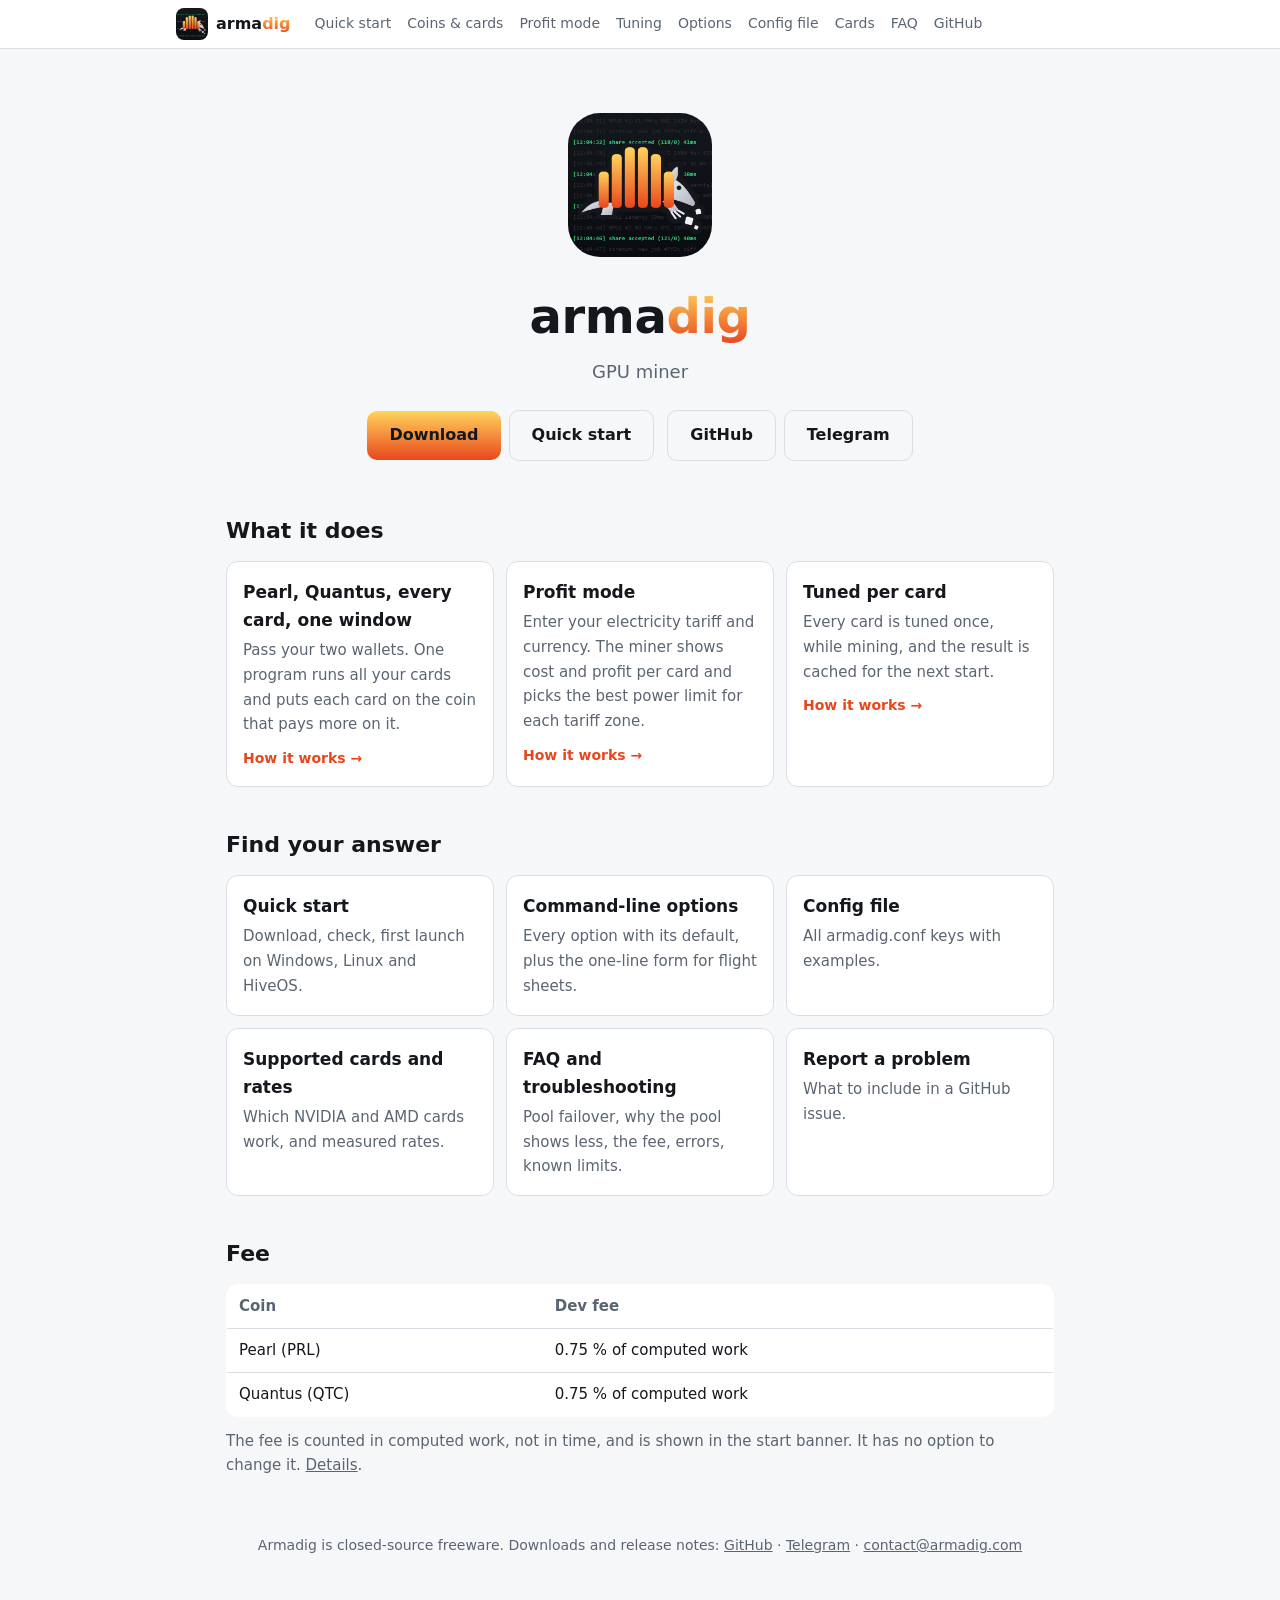
<file: index.html>
<!doctype html>
<html lang="en"><head><meta charset="utf-8"><meta name="viewport" content="width=device-width, initial-scale=1">
<title>Armadig</title><meta name="description" content="GPU miner for Pearl (PRL) and Quantus (QTC): one window, every card, profit mode, per-card tuning.">
<meta property="og:title" content="Armadig"><meta property="og:description" content="GPU miner for Pearl (PRL) and Quantus (QTC): one window, every card, profit mode, per-card tuning.">
<meta property="og:image" content="https://armadig.com/armadig-social-1280x640.png">
<link rel="icon" href="favicon.ico"><link rel="stylesheet" href="style.css"></head>
<body><nav><div class="in"><a class="brand" href="index.html"><img src="armadig-512.png" alt="Armadig"><span>arma<span>dig</span></span></a><a class="l" href="start.html">Quick start</a><a class="l" href="coins.html">Coins &amp; cards</a><a class="l" href="profit.html">Profit mode</a><a class="l" href="tuning.html">Tuning</a><a class="l" href="options.html">Options</a><a class="l" href="config.html">Config file</a><a class="l" href="cards.html">Cards</a><a class="l" href="faq.html">FAQ</a>
<a class="l" href="https://github.com/armadig/Armadig-Miner">GitHub</a></div></nav>
<main>
<div class="hero"><img src="armadig-512.png" alt="Armadig icon">
<h1>arma<span class="grad">dig</span></h1><p class="tag">GPU miner</p>
<a class="btn primary" href="https://github.com/armadig/Armadig-Miner/releases">Download</a><a class="btn ghost" href="start.html">Quick start</a>
<a class="btn ghost" href="https://github.com/armadig/Armadig-Miner">GitHub</a><a class="btn ghost" href="https://t.me/armadigminer">Telegram</a></div>

<h2>What it does</h2>
<div class="grid">
<a class="card" href="coins.html"><b>Pearl, Quantus, every card, one window</b>
<p>Pass your two wallets. One program runs all your cards and puts each card on the coin that pays more on it.</p><span class="more">How it works &rarr;</span></a>
<a class="card" href="profit.html"><b>Profit mode</b>
<p>Enter your electricity tariff and currency. The miner shows cost and profit per card and picks the best power limit for each tariff zone.</p><span class="more">How it works &rarr;</span></a>
<a class="card" href="tuning.html"><b>Tuned per card</b>
<p>Every card is tuned once, while mining, and the result is cached for the next start.</p><span class="more">How it works &rarr;</span></a>
</div>

<h2>Find your answer</h2>
<div class="grid">
<a class="card" href="start.html"><b>Quick start</b><p>Download, check, first launch on Windows, Linux and HiveOS.</p></a>
<a class="card" href="options.html"><b>Command-line options</b><p>Every option with its default, plus the one-line form for flight sheets.</p></a>
<a class="card" href="config.html"><b>Config file</b><p>All armadig.conf keys with examples.</p></a>
<a class="card" href="cards.html"><b>Supported cards and rates</b><p>Which NVIDIA and AMD cards work, and measured rates.</p></a>
<a class="card" href="faq.html"><b>FAQ and troubleshooting</b><p>Pool failover, why the pool shows less, the fee, errors, known limits.</p></a>
<a class="card" href="faq.html#report"><b>Report a problem</b><p>What to include in a GitHub issue.</p></a>
</div>

<h2>Fee</h2>
<table><tr><th>Coin</th><th>Dev fee</th></tr><tr><td>Pearl (PRL)</td><td>0.75 % of computed work</td></tr>
<tr><td>Quantus (QTC)</td><td>0.75 % of computed work</td></tr></table>
<p class="lead" style="font-size:15px">The fee is counted in computed work, not in time, and is shown in the start banner. It has no option to change it. <a href="faq.html#fee">Details</a>.</p>

<footer><p>Armadig is closed-source freeware. Downloads and release notes: <a href="https://github.com/armadig/Armadig-Miner/releases">GitHub</a> &middot;
<a href="https://t.me/armadigminer">Telegram</a> &middot; <a href="mailto:contact@armadig.com">contact@armadig.com</a></p></footer>
</main></body></html>
</file>
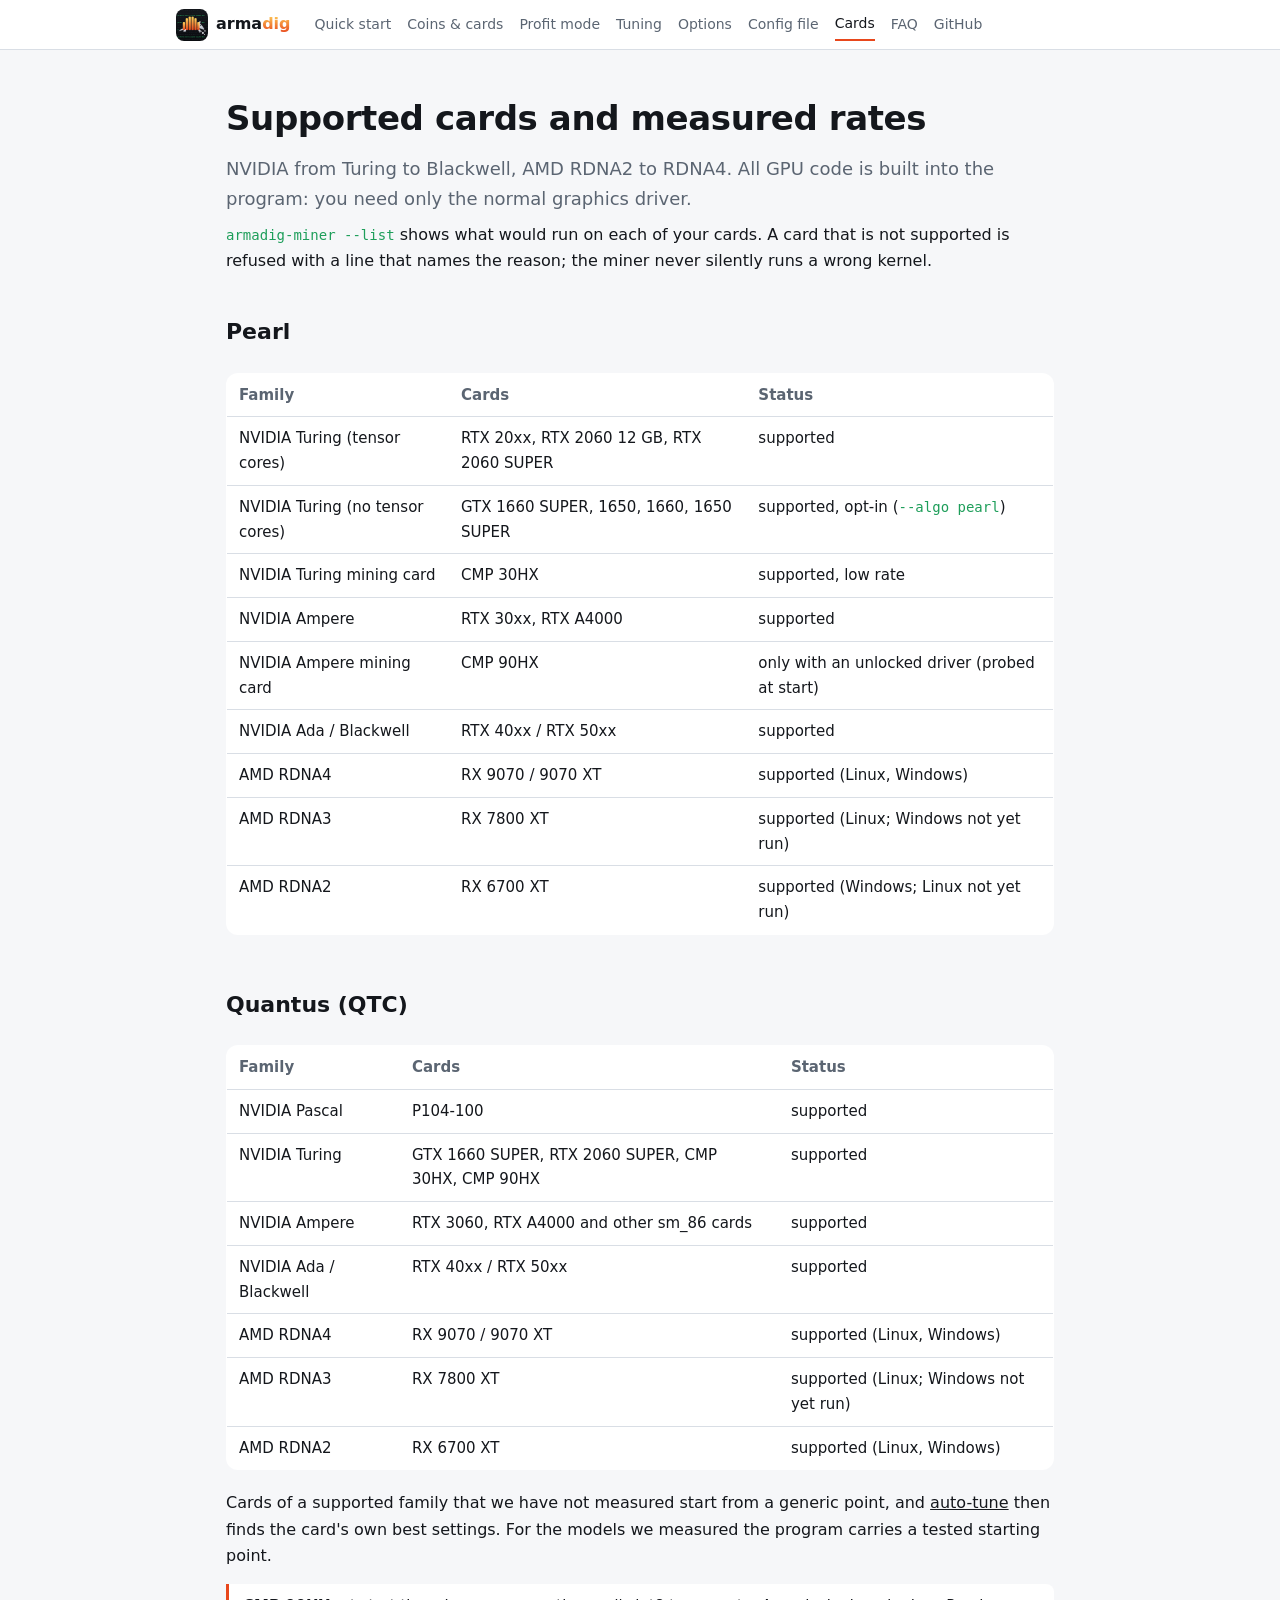
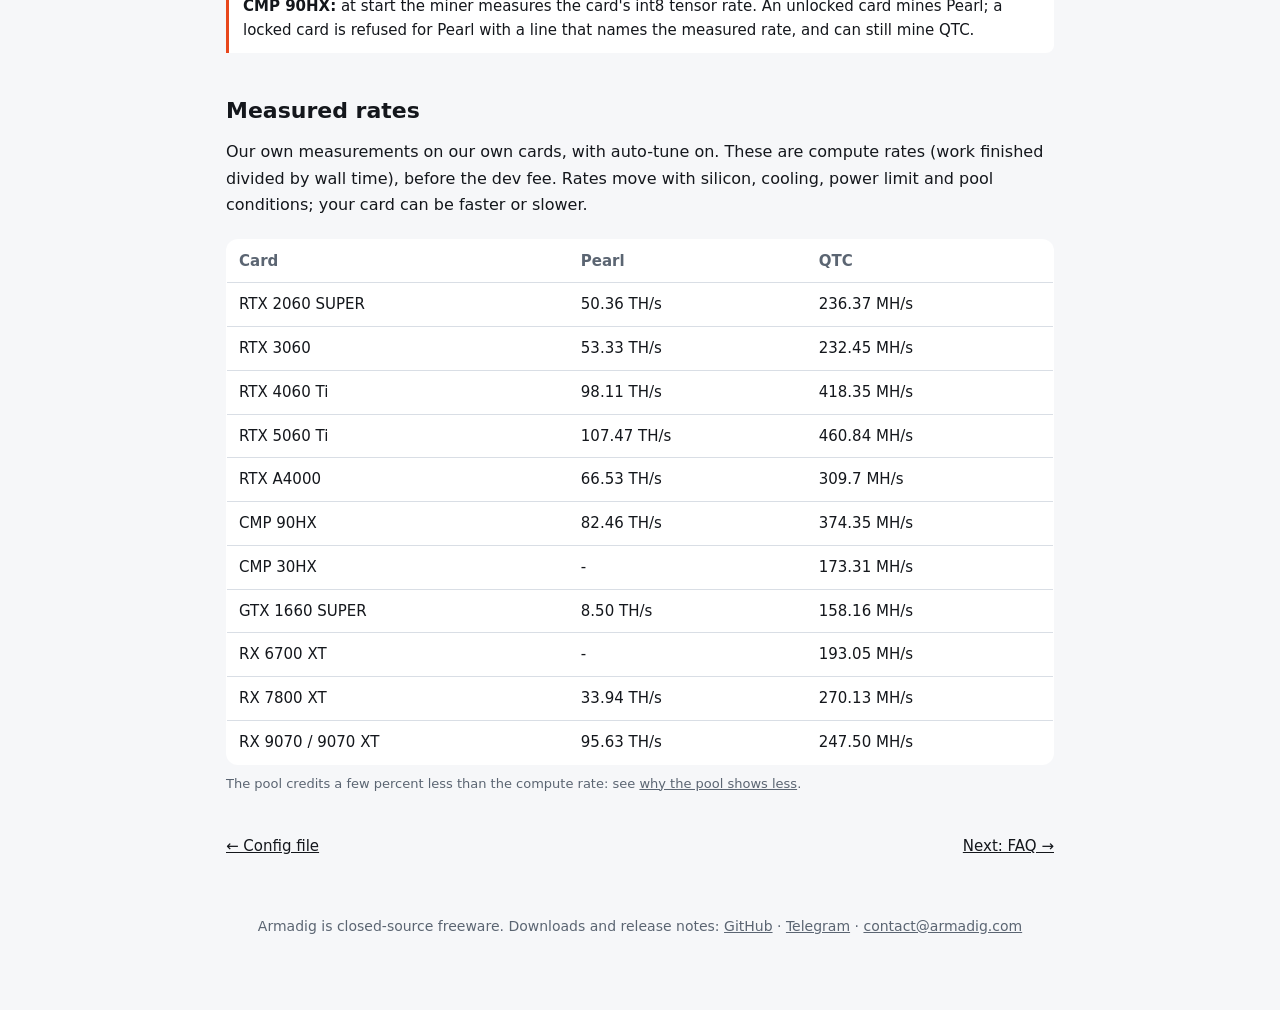
<file: cards.html>
<!doctype html>
<html lang="en"><head><meta charset="utf-8"><meta name="viewport" content="width=device-width, initial-scale=1">
<title>Supported cards - Armadig</title><meta name="description" content="Supported NVIDIA and AMD cards for Pearl and Quantus, with measured rates.">
<meta property="og:title" content="Supported cards - Armadig"><meta property="og:description" content="Supported NVIDIA and AMD cards for Pearl and Quantus, with measured rates.">
<meta property="og:image" content="https://armadig.com/armadig-social-1280x640.png">
<link rel="icon" href="favicon.ico"><link rel="stylesheet" href="style.css"></head>
<body><nav><div class="in"><a class="brand" href="index.html"><img src="armadig-512.png" alt="Armadig"><span>arma<span>dig</span></span></a><a class="l" href="start.html">Quick start</a><a class="l" href="coins.html">Coins &amp; cards</a><a class="l" href="profit.html">Profit mode</a><a class="l" href="tuning.html">Tuning</a><a class="l" href="options.html">Options</a><a class="l" href="config.html">Config file</a><a class="l on" href="cards.html">Cards</a><a class="l" href="faq.html">FAQ</a>
<a class="l" href="https://github.com/armadig/Armadig-Miner">GitHub</a></div></nav>
<main>
<h1>Supported cards and measured rates</h1>
<p class="lead">NVIDIA from Turing to Blackwell, AMD RDNA2 to RDNA4. All GPU code is built into the program: you need only the normal graphics driver.</p>
<p><code>armadig-miner --list</code> shows what would run on each of your cards. A card that is not supported is refused with a line that names the reason; the miner never silently runs a wrong kernel.</p>
<h2>Pearl</h2>
<div class="scroll"><table><tr><th>Family</th><th>Cards</th><th>Status</th></tr>
<tr><td>NVIDIA Turing (tensor cores)</td><td>RTX 20xx, RTX 2060 12 GB, RTX 2060 SUPER</td><td>supported</td></tr>
<tr><td>NVIDIA Turing (no tensor cores)</td><td>GTX 1660 SUPER, 1650, 1660, 1650 SUPER</td><td>supported, opt-in (<code>--algo pearl</code>)</td></tr>
<tr><td>NVIDIA Turing mining card</td><td>CMP 30HX</td><td>supported, low rate</td></tr>
<tr><td>NVIDIA Ampere</td><td>RTX 30xx, RTX A4000</td><td>supported</td></tr>
<tr><td>NVIDIA Ampere mining card</td><td>CMP 90HX</td><td>only with an unlocked driver (probed at start)</td></tr>
<tr><td>NVIDIA Ada / Blackwell</td><td>RTX 40xx / RTX 50xx</td><td>supported</td></tr>
<tr><td>AMD RDNA4</td><td>RX 9070 / 9070 XT</td><td>supported (Linux, Windows)</td></tr>
<tr><td>AMD RDNA3</td><td>RX 7800 XT</td><td>supported (Linux; Windows not yet run)</td></tr>
<tr><td>AMD RDNA2</td><td>RX 6700 XT</td><td>supported (Windows; Linux not yet run)</td></tr></table></div>
<h2>Quantus (QTC)</h2>
<div class="scroll"><table><tr><th>Family</th><th>Cards</th><th>Status</th></tr>
<tr><td>NVIDIA Pascal</td><td>P104-100</td><td>supported</td></tr>
<tr><td>NVIDIA Turing</td><td>GTX 1660 SUPER, RTX 2060 SUPER, CMP 30HX, CMP 90HX</td><td>supported</td></tr>
<tr><td>NVIDIA Ampere</td><td>RTX 3060, RTX A4000 and other sm_86 cards</td><td>supported</td></tr>
<tr><td>NVIDIA Ada / Blackwell</td><td>RTX 40xx / RTX 50xx</td><td>supported</td></tr>
<tr><td>AMD RDNA4</td><td>RX 9070 / 9070 XT</td><td>supported (Linux, Windows)</td></tr>
<tr><td>AMD RDNA3</td><td>RX 7800 XT</td><td>supported (Linux; Windows not yet run)</td></tr>
<tr><td>AMD RDNA2</td><td>RX 6700 XT</td><td>supported (Linux, Windows)</td></tr></table></div>
<p>Cards of a supported family that we have not measured start from a generic point, and <a href="tuning.html">auto-tune</a> then finds the card's own best settings. For the models we measured the program carries a tested starting point.</p>
<div class="note"><b>CMP 90HX:</b> at start the miner measures the card's int8 tensor rate. An unlocked card mines Pearl; a locked card is refused for Pearl with a line that names the measured rate, and can still mine QTC.</div>
<h2>Measured rates</h2>
<p>Our own measurements on our own cards, with auto-tune on. These are compute rates (work finished divided by wall time), before the dev fee. Rates move with silicon, cooling, power limit and pool conditions; your card can be faster or slower.</p>
<div class="scroll"><table><tr><th>Card</th><th>Pearl</th><th>QTC</th></tr>
<tr><td>RTX 2060 SUPER</td><td>50.36 TH/s</td><td>236.37 MH/s</td></tr>
<tr><td>RTX 3060</td><td>53.33 TH/s</td><td>232.45 MH/s</td></tr>
<tr><td>RTX 4060 Ti</td><td>98.11 TH/s</td><td>418.35 MH/s</td></tr>
<tr><td>RTX 5060 Ti</td><td>107.47 TH/s</td><td>460.84 MH/s</td></tr>
<tr><td>RTX A4000</td><td>66.53 TH/s</td><td>309.7 MH/s</td></tr>
<tr><td>CMP 90HX</td><td>82.46 TH/s</td><td>374.35 MH/s</td></tr>
<tr><td>CMP 30HX</td><td>-</td><td>173.31 MH/s</td></tr>
<tr><td>GTX 1660 SUPER</td><td>8.50 TH/s</td><td>158.16 MH/s</td></tr>
<tr><td>RX 6700 XT</td><td>-</td><td>193.05 MH/s</td></tr>
<tr><td>RX 7800 XT</td><td>33.94 TH/s</td><td>270.13 MH/s</td></tr>
<tr><td>RX 9070 / 9070 XT</td><td>95.63 TH/s</td><td>247.50 MH/s</td></tr></table></div>
<p class="cap">The pool credits a few percent less than the compute rate: see <a href="faq.html#pool-less">why the pool shows less</a>.</p>
<div class="pn"><a href="config.html">&larr; Config file</a><a href="faq.html">Next: FAQ &rarr;</a></div>

<footer><p>Armadig is closed-source freeware. Downloads and release notes: <a href="https://github.com/armadig/Armadig-Miner/releases">GitHub</a> &middot;
<a href="https://t.me/armadigminer">Telegram</a> &middot; <a href="mailto:contact@armadig.com">contact@armadig.com</a></p></footer>
</main></body></html>
</file>
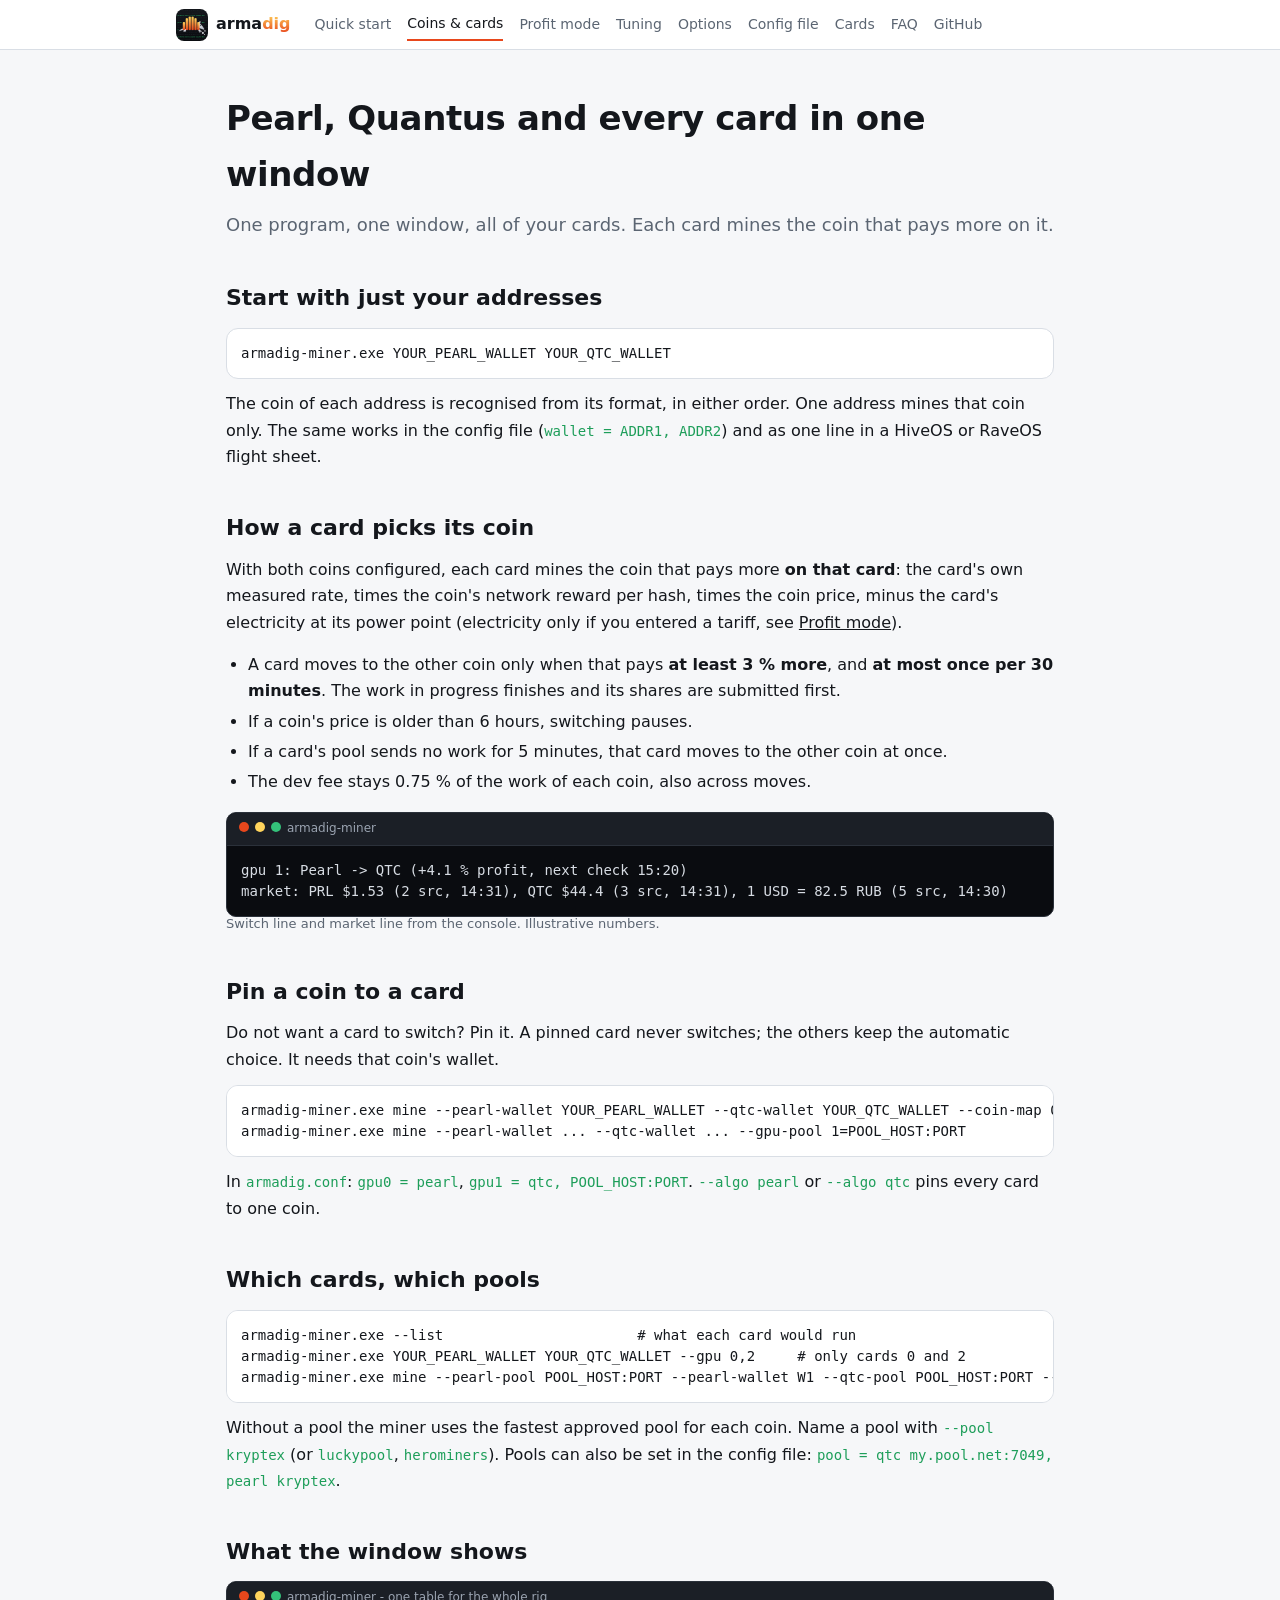
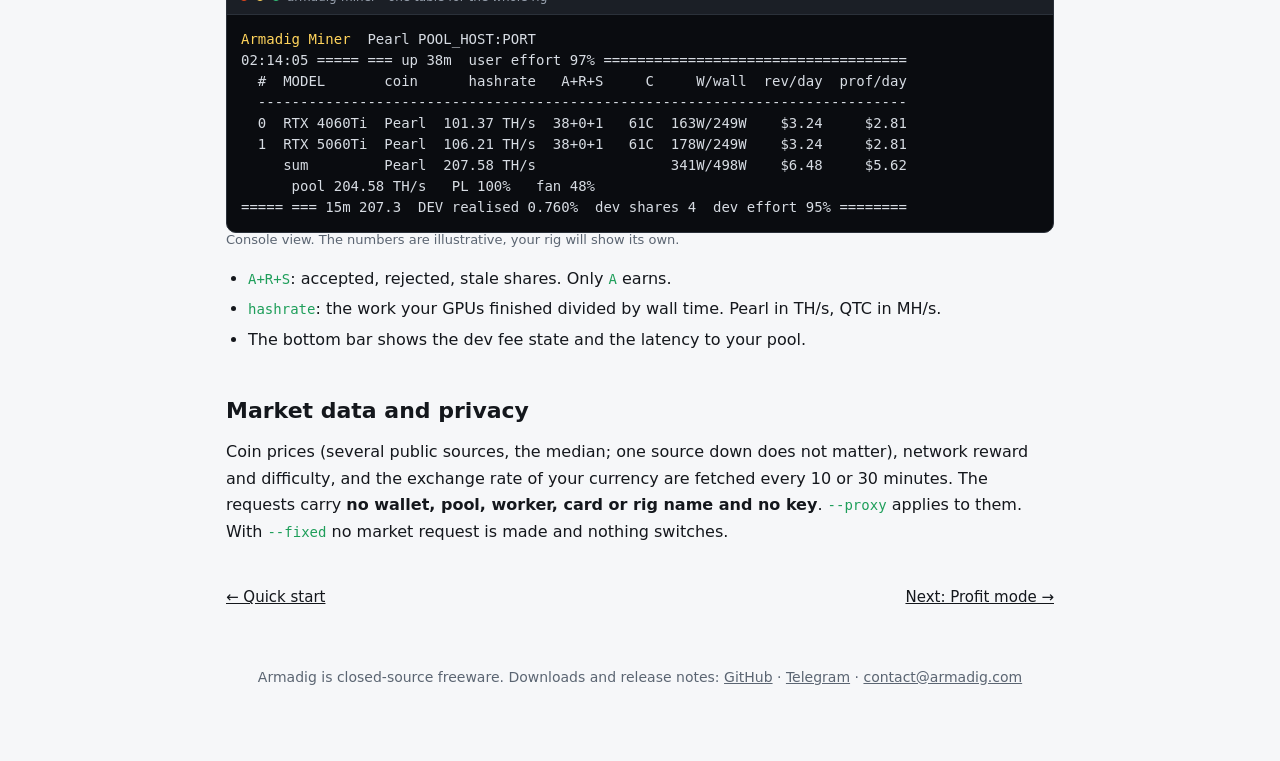
<file: coins.html>
<!doctype html>
<html lang="en"><head><meta charset="utf-8"><meta name="viewport" content="width=device-width, initial-scale=1">
<title>Coins and cards - Armadig</title><meta name="description" content="One process mines Pearl and Quantus on every card, each on the coin that pays more.">
<meta property="og:title" content="Coins and cards - Armadig"><meta property="og:description" content="One process mines Pearl and Quantus on every card, each on the coin that pays more.">
<meta property="og:image" content="https://armadig.com/armadig-social-1280x640.png">
<link rel="icon" href="favicon.ico"><link rel="stylesheet" href="style.css"></head>
<body><nav><div class="in"><a class="brand" href="index.html"><img src="armadig-512.png" alt="Armadig"><span>arma<span>dig</span></span></a><a class="l" href="start.html">Quick start</a><a class="l on" href="coins.html">Coins &amp; cards</a><a class="l" href="profit.html">Profit mode</a><a class="l" href="tuning.html">Tuning</a><a class="l" href="options.html">Options</a><a class="l" href="config.html">Config file</a><a class="l" href="cards.html">Cards</a><a class="l" href="faq.html">FAQ</a>
<a class="l" href="https://github.com/armadig/Armadig-Miner">GitHub</a></div></nav>
<main>
<h1>Pearl, Quantus and every card in one window</h1>
<p class="lead">One program, one window, all of your cards. Each card mines the coin that pays more on it.</p>
<h2>Start with just your addresses</h2>
<pre><code>armadig-miner.exe YOUR_PEARL_WALLET YOUR_QTC_WALLET</code></pre>
<p>The coin of each address is recognised from its format, in either order. One address mines that coin only. The same works in the config file (<code>wallet = ADDR1, ADDR2</code>) and as one line in a HiveOS or RaveOS flight sheet.</p>
<h2>How a card picks its coin</h2>
<p>With both coins configured, each card mines the coin that pays more <b>on that card</b>: the card's own measured rate, times the coin's network reward per hash, times the coin price, minus the card's electricity at its power point (electricity only if you entered a tariff, see <a href="profit.html">Profit mode</a>).</p>
<ul>
<li>A card moves to the other coin only when that pays <b>at least 3 % more</b>, and <b>at most once per 30 minutes</b>. The work in progress finishes and its shares are submitted first.</li>
<li>If a coin's price is older than 6 hours, switching pauses.</li>
<li>If a card's pool sends no work for 5 minutes, that card moves to the other coin at once.</li>
<li>The dev fee stays 0.75 % of the work of each coin, also across moves.</li></ul>
<div class="term"><div class="bar"><i></i><i></i><i></i>armadig-miner</div><pre>gpu 1: Pearl -&gt; QTC (+4.1 % profit, next check 15:20)
market: PRL $1.53 (2 src, 14:31), QTC $44.4 (3 src, 14:31), 1 USD = 82.5 RUB (5 src, 14:30)</pre></div>
<p class="cap">Switch line and market line from the console. Illustrative numbers.</p>
<h2>Pin a coin to a card</h2>
<p>Do not want a card to switch? Pin it. A pinned card never switches; the others keep the automatic choice. It needs that coin's wallet.</p>
<pre><code>armadig-miner.exe mine --pearl-wallet YOUR_PEARL_WALLET --qtc-wallet YOUR_QTC_WALLET --coin-map 0=pearl,1=qtc
armadig-miner.exe mine --pearl-wallet ... --qtc-wallet ... --gpu-pool 1=POOL_HOST:PORT</code></pre>
<p>In <code>armadig.conf</code>: <code>gpu0 = pearl</code>, <code>gpu1 = qtc, POOL_HOST:PORT</code>. <code>--algo pearl</code> or <code>--algo qtc</code> pins every card to one coin.</p>
<h2>Which cards, which pools</h2>
<pre><code>armadig-miner.exe --list                       # what each card would run
armadig-miner.exe YOUR_PEARL_WALLET YOUR_QTC_WALLET --gpu 0,2     # only cards 0 and 2
armadig-miner.exe mine --pearl-pool POOL_HOST:PORT --pearl-wallet W1 --qtc-pool POOL_HOST:PORT --qtc-wallet W2</code></pre>
<p>Without a pool the miner uses the fastest approved pool for each coin. Name a pool with <code>--pool kryptex</code> (or <code>luckypool</code>, <code>herominers</code>). Pools can also be set in the config file: <code>pool = qtc my.pool.net:7049, pearl kryptex</code>.</p>
<h2>What the window shows</h2>
<div class="term"><div class="bar"><i></i><i></i><i></i>armadig-miner - one table for the whole rig</div><pre><span class="y">Armadig Miner</span>  Pearl POOL_HOST:PORT
02:14:05 ===== === up 38m  user effort 97% ====================================
  #  MODEL       coin      hashrate   A+R+S     C     W/wall  rev/day  prof/day
  -----------------------------------------------------------------------------
  0  RTX 4060Ti  Pearl  101.37 TH/s  38+0+1   61C  163W/249W    $3.24     $2.81
  1  RTX 5060Ti  Pearl  106.21 TH/s  38+0+1   61C  178W/249W    $3.24     $2.81
     sum         Pearl  207.58 TH/s                341W/498W    $6.48     $5.62
      pool 204.58 TH/s   PL 100%   fan 48%
===== === 15m 207.3  DEV realised 0.760%  dev shares 4  dev effort 95% ========</pre></div><p class="cap">Console view. The numbers are illustrative, your rig will show its own.</p>
<ul><li><code>A+R+S</code>: accepted, rejected, stale shares. Only <code>A</code> earns.</li>
<li><code>hashrate</code>: the work your GPUs finished divided by wall time. Pearl in TH/s, QTC in MH/s.</li>
<li>The bottom bar shows the dev fee state and the latency to your pool.</li></ul>
<h2>Market data and privacy</h2>
<p>Coin prices (several public sources, the median; one source down does not matter), network reward and difficulty, and the exchange rate of your currency are fetched every 10 or 30 minutes. The requests carry <b>no wallet, pool, worker, card or rig name and no key</b>. <code>--proxy</code> applies to them. With <code>--fixed</code> no market request is made and nothing switches.</p>
<div class="pn"><a href="start.html">&larr; Quick start</a><a href="profit.html">Next: Profit mode &rarr;</a></div>

<footer><p>Armadig is closed-source freeware. Downloads and release notes: <a href="https://github.com/armadig/Armadig-Miner/releases">GitHub</a> &middot;
<a href="https://t.me/armadigminer">Telegram</a> &middot; <a href="mailto:contact@armadig.com">contact@armadig.com</a></p></footer>
</main></body></html>
</file>
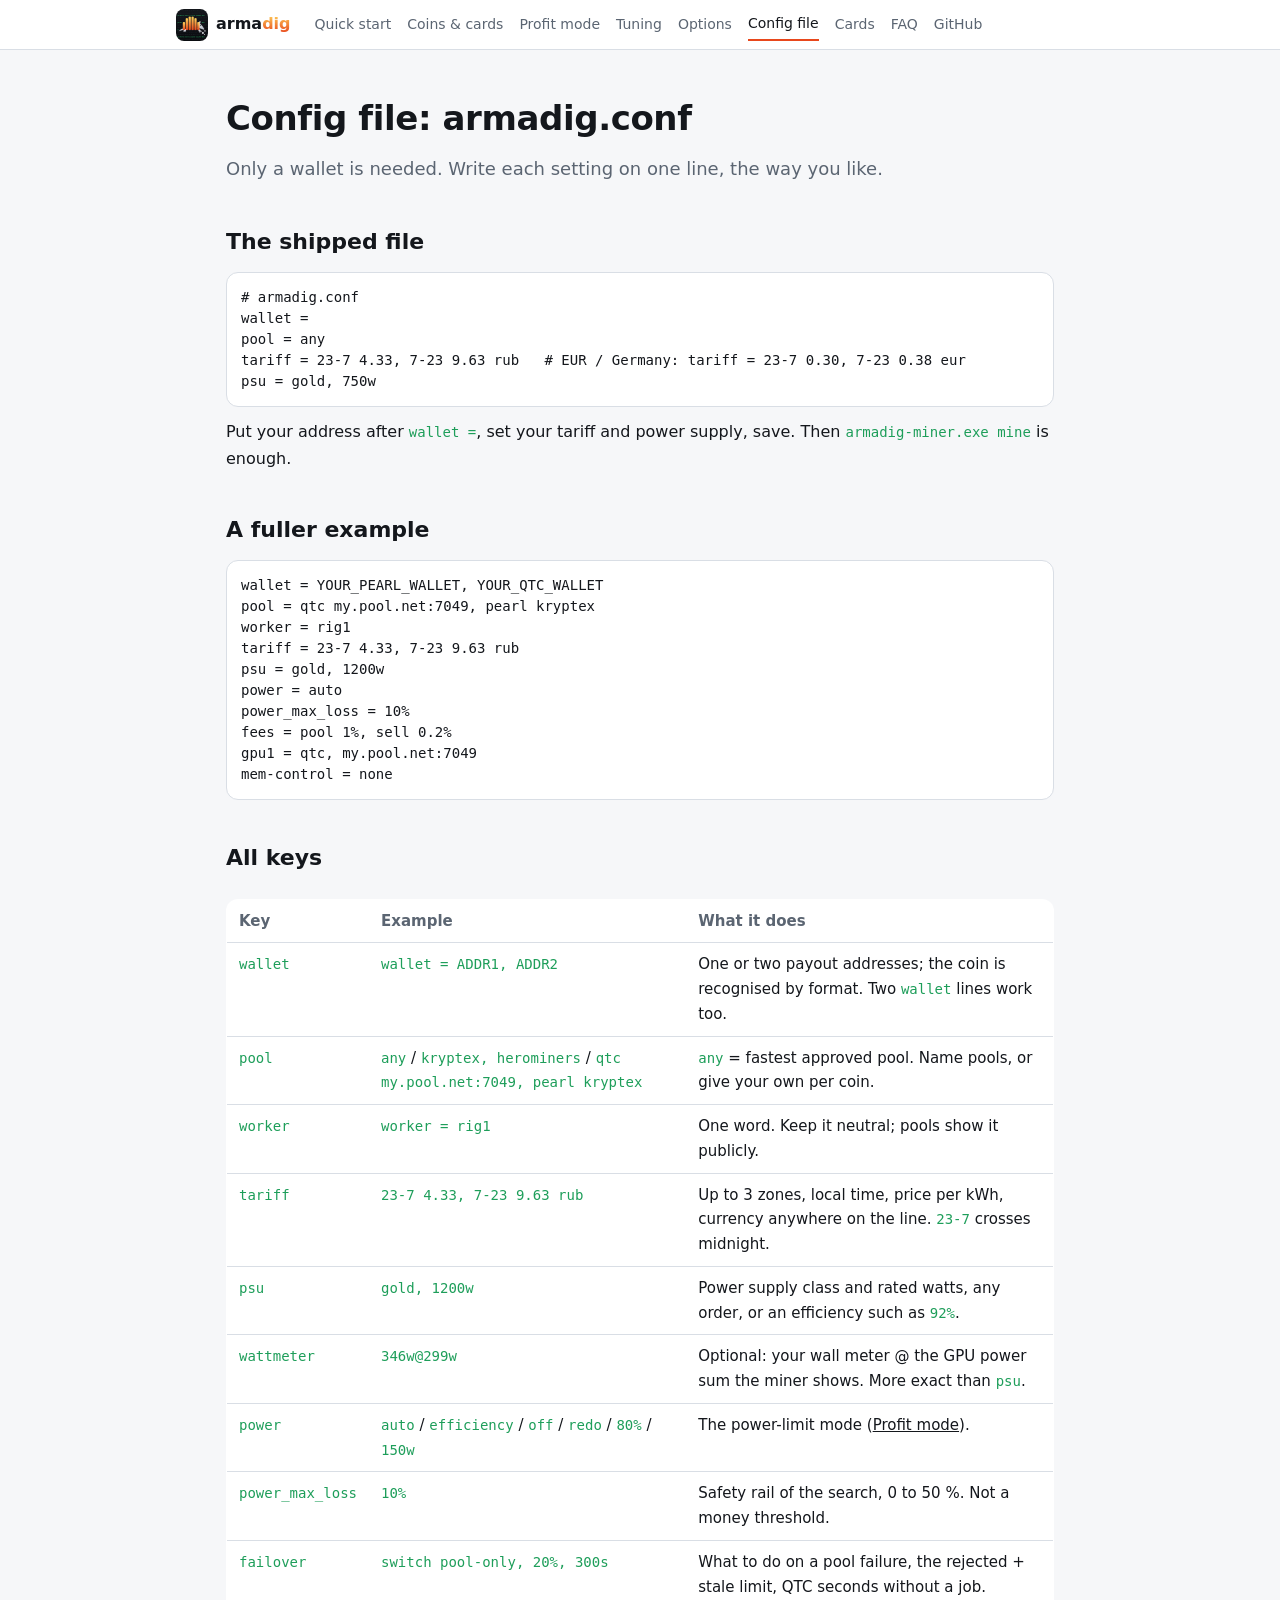
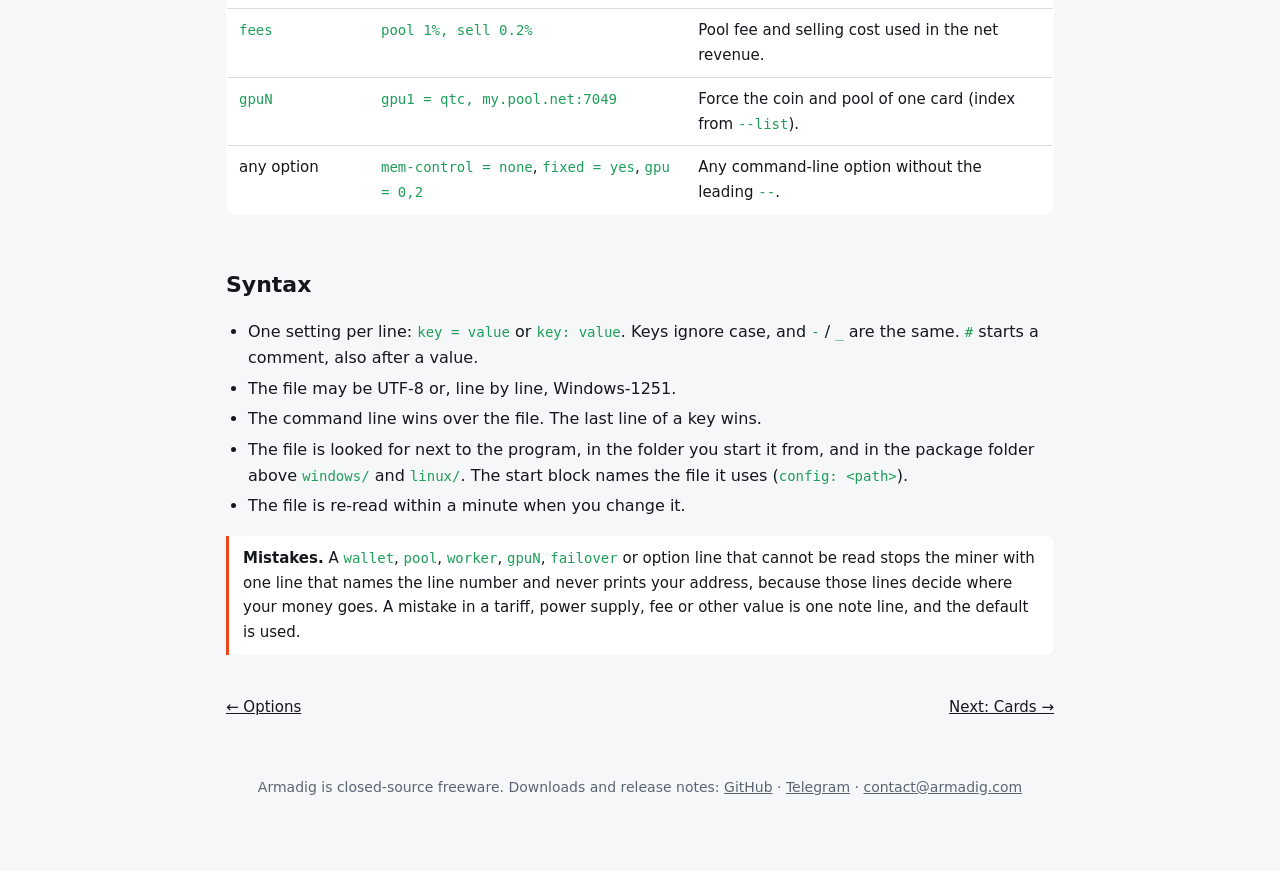
<file: config.html>
<!doctype html>
<html lang="en"><head><meta charset="utf-8"><meta name="viewport" content="width=device-width, initial-scale=1">
<title>Config file - Armadig</title><meta name="description" content="All armadig.conf keys with examples.">
<meta property="og:title" content="Config file - Armadig"><meta property="og:description" content="All armadig.conf keys with examples.">
<meta property="og:image" content="https://armadig.com/armadig-social-1280x640.png">
<link rel="icon" href="favicon.ico"><link rel="stylesheet" href="style.css"></head>
<body><nav><div class="in"><a class="brand" href="index.html"><img src="armadig-512.png" alt="Armadig"><span>arma<span>dig</span></span></a><a class="l" href="start.html">Quick start</a><a class="l" href="coins.html">Coins &amp; cards</a><a class="l" href="profit.html">Profit mode</a><a class="l" href="tuning.html">Tuning</a><a class="l" href="options.html">Options</a><a class="l on" href="config.html">Config file</a><a class="l" href="cards.html">Cards</a><a class="l" href="faq.html">FAQ</a>
<a class="l" href="https://github.com/armadig/Armadig-Miner">GitHub</a></div></nav>
<main>
<h1>Config file: armadig.conf</h1>
<p class="lead">Only a wallet is needed. Write each setting on one line, the way you like.</p>
<h2>The shipped file</h2>
<pre><code># armadig.conf
wallet =
pool = any
tariff = 23-7 4.33, 7-23 9.63 rub   # EUR / Germany: tariff = 23-7 0.30, 7-23 0.38 eur
psu = gold, 750w</code></pre>
<p>Put your address after <code>wallet =</code>, set your tariff and power supply, save. Then <code>armadig-miner.exe mine</code> is enough.</p>
<h2>A fuller example</h2>
<pre><code>wallet = YOUR_PEARL_WALLET, YOUR_QTC_WALLET
pool = qtc my.pool.net:7049, pearl kryptex
worker = rig1
tariff = 23-7 4.33, 7-23 9.63 rub
psu = gold, 1200w
power = auto
power_max_loss = 10%
fees = pool 1%, sell 0.2%
gpu1 = qtc, my.pool.net:7049
mem-control = none</code></pre>
<h2>All keys</h2>
<div class="scroll"><table><tr><th>Key</th><th>Example</th><th>What it does</th></tr>
<tr><td><code>wallet</code></td><td><code>wallet = ADDR1, ADDR2</code></td><td>One or two payout addresses; the coin is recognised by format. Two <code>wallet</code> lines work too.</td></tr>
<tr><td><code>pool</code></td><td><code>any</code> / <code>kryptex, herominers</code> / <code>qtc my.pool.net:7049, pearl kryptex</code></td><td><code>any</code> = fastest approved pool. Name pools, or give your own per coin.</td></tr>
<tr><td><code>worker</code></td><td><code>worker = rig1</code></td><td>One word. Keep it neutral; pools show it publicly.</td></tr>
<tr><td><code>tariff</code></td><td><code>23-7 4.33, 7-23 9.63 rub</code></td><td>Up to 3 zones, local time, price per kWh, currency anywhere on the line. <code>23-7</code> crosses midnight.</td></tr>
<tr><td><code>psu</code></td><td><code>gold, 1200w</code></td><td>Power supply class and rated watts, any order, or an efficiency such as <code>92%</code>.</td></tr>
<tr><td><code>wattmeter</code></td><td><code>346w@299w</code></td><td>Optional: your wall meter @ the GPU power sum the miner shows. More exact than <code>psu</code>.</td></tr>
<tr><td><code>power</code></td><td><code>auto</code> / <code>efficiency</code> / <code>off</code> / <code>redo</code> / <code>80%</code> / <code>150w</code></td><td>The power-limit mode (<a href="profit.html">Profit mode</a>).</td></tr>
<tr><td><code>power_max_loss</code></td><td><code>10%</code></td><td>Safety rail of the search, 0 to 50 %. Not a money threshold.</td></tr>
<tr><td><code>failover</code></td><td><code>switch pool-only, 20%, 300s</code></td><td>What to do on a pool failure, the rejected + stale limit, QTC seconds without a job.</td></tr>
<tr><td><code>fees</code></td><td><code>pool 1%, sell 0.2%</code></td><td>Pool fee and selling cost used in the net revenue.</td></tr>
<tr><td><code>gpuN</code></td><td><code>gpu1 = qtc, my.pool.net:7049</code></td><td>Force the coin and pool of one card (index from <code>--list</code>).</td></tr>
<tr><td>any option</td><td><code>mem-control = none</code>, <code>fixed = yes</code>, <code>gpu = 0,2</code></td><td>Any command-line option without the leading <code>--</code>.</td></tr></table></div>
<h2>Syntax</h2>
<ul><li>One setting per line: <code>key = value</code> or <code>key: value</code>. Keys ignore case, and <code>-</code> / <code>_</code> are the same. <code>#</code> starts a comment, also after a value.</li>
<li>The file may be UTF-8 or, line by line, Windows-1251.</li>
<li>The command line wins over the file. The last line of a key wins.</li>
<li>The file is looked for next to the program, in the folder you start it from, and in the package folder above <code>windows/</code> and <code>linux/</code>. The start block names the file it uses (<code>config: &lt;path&gt;</code>).</li>
<li>The file is re-read within a minute when you change it.</li></ul>
<div class="note"><b>Mistakes.</b> A <code>wallet</code>, <code>pool</code>, <code>worker</code>, <code>gpuN</code>, <code>failover</code> or option line that cannot be read stops the miner with one line that names the line number and never prints your address, because those lines decide where your money goes. A mistake in a tariff, power supply, fee or other value is one note line, and the default is used.</div>
<div class="pn"><a href="options.html">&larr; Options</a><a href="cards.html">Next: Cards &rarr;</a></div>

<footer><p>Armadig is closed-source freeware. Downloads and release notes: <a href="https://github.com/armadig/Armadig-Miner/releases">GitHub</a> &middot;
<a href="https://t.me/armadigminer">Telegram</a> &middot; <a href="mailto:contact@armadig.com">contact@armadig.com</a></p></footer>
</main></body></html>
</file>
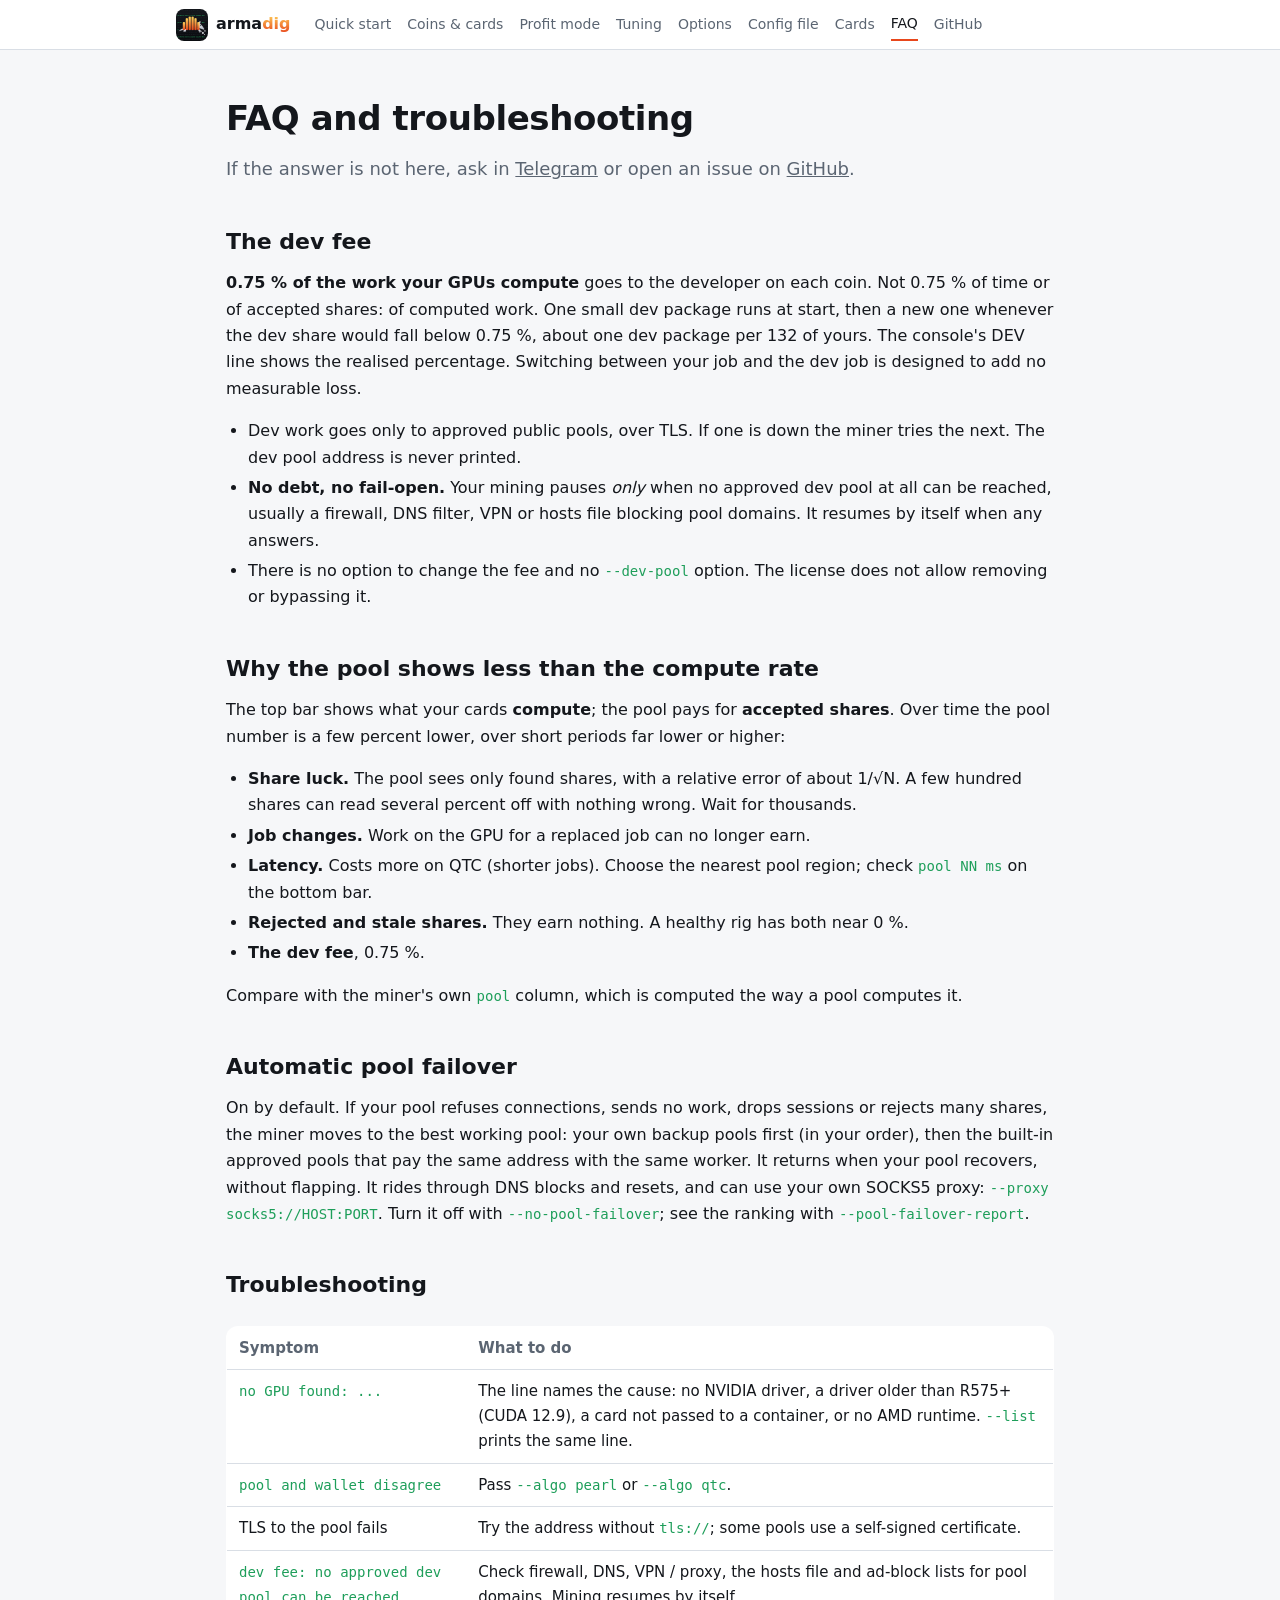
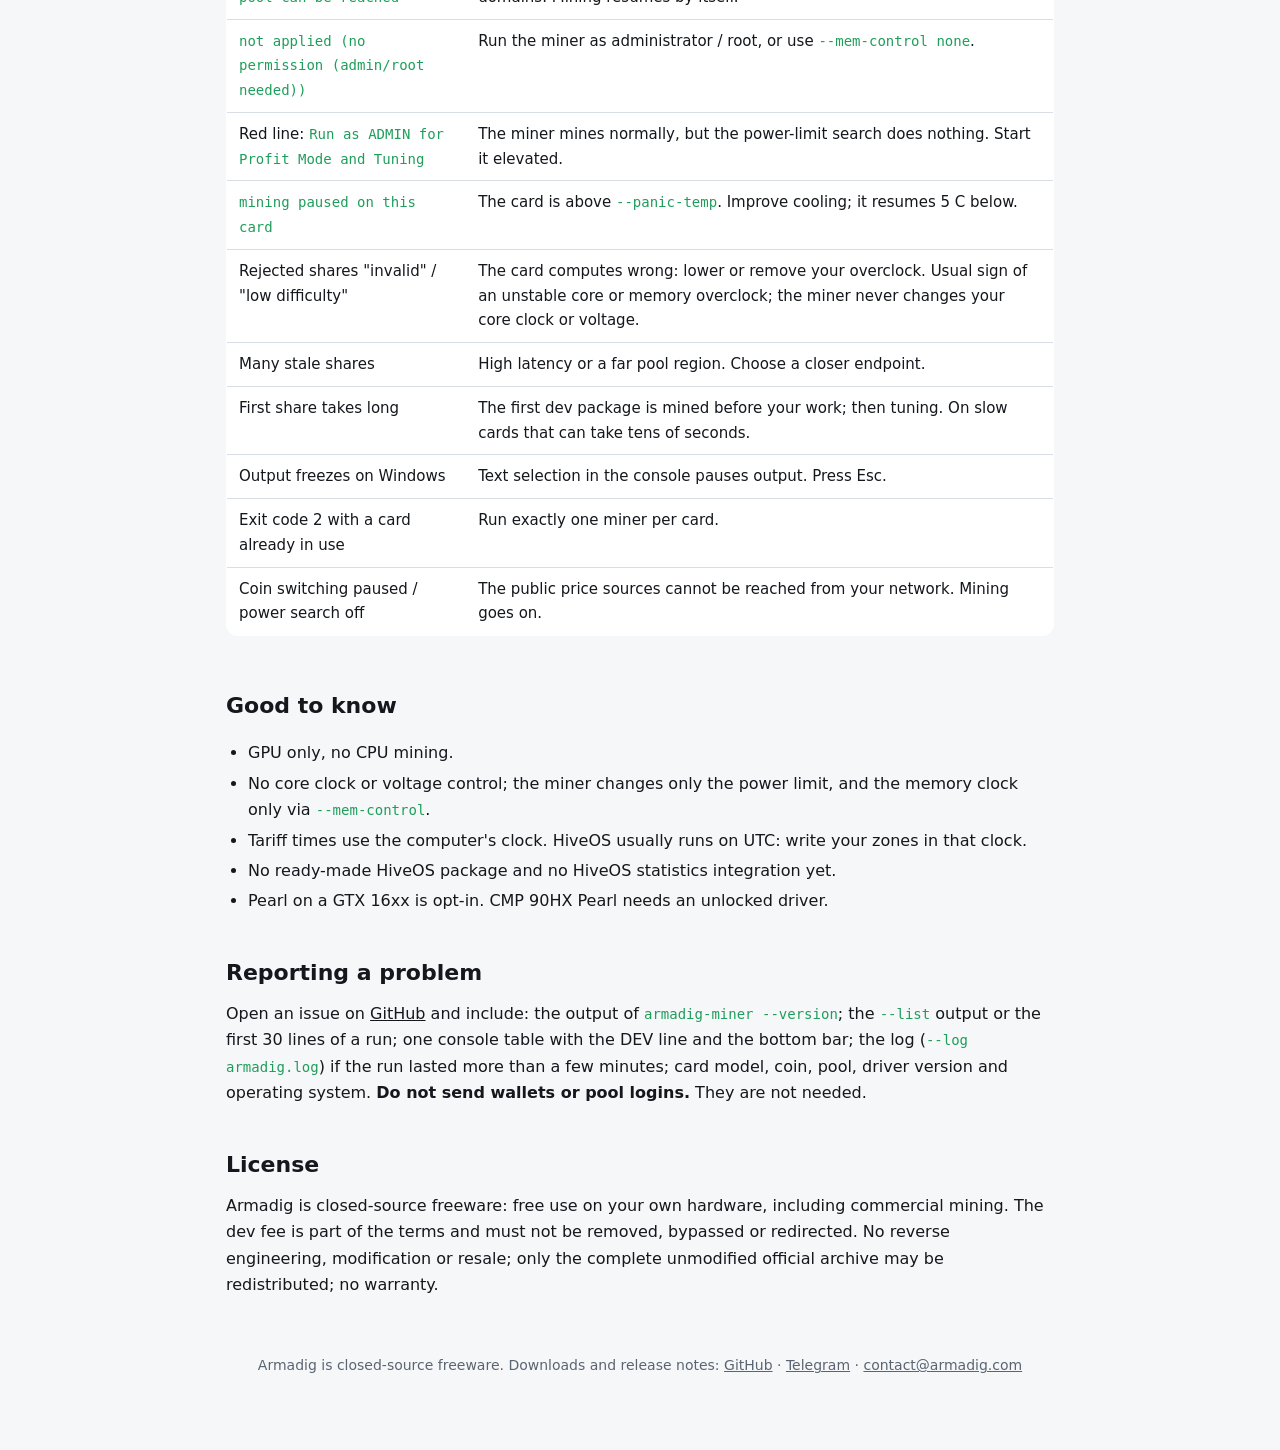
<file: faq.html>
<!doctype html>
<html lang="en"><head><meta charset="utf-8"><meta name="viewport" content="width=device-width, initial-scale=1">
<title>FAQ - Armadig</title><meta name="description" content="Dev fee, pool failover, why the pool shows less, troubleshooting and reporting a problem.">
<meta property="og:title" content="FAQ - Armadig"><meta property="og:description" content="Dev fee, pool failover, why the pool shows less, troubleshooting and reporting a problem.">
<meta property="og:image" content="https://armadig.com/armadig-social-1280x640.png">
<link rel="icon" href="favicon.ico"><link rel="stylesheet" href="style.css"></head>
<body><nav><div class="in"><a class="brand" href="index.html"><img src="armadig-512.png" alt="Armadig"><span>arma<span>dig</span></span></a><a class="l" href="start.html">Quick start</a><a class="l" href="coins.html">Coins &amp; cards</a><a class="l" href="profit.html">Profit mode</a><a class="l" href="tuning.html">Tuning</a><a class="l" href="options.html">Options</a><a class="l" href="config.html">Config file</a><a class="l" href="cards.html">Cards</a><a class="l on" href="faq.html">FAQ</a>
<a class="l" href="https://github.com/armadig/Armadig-Miner">GitHub</a></div></nav>
<main>
<h1>FAQ and troubleshooting</h1>
<p class="lead">If the answer is not here, ask in <a href="https://t.me/armadigminer">Telegram</a> or open an issue on <a href="https://github.com/armadig/Armadig-Miner">GitHub</a>.</p>
<h2 id="fee">The dev fee</h2>
<p><b>0.75 % of the work your GPUs compute</b> goes to the developer on each coin. Not 0.75 % of time or of accepted shares: of computed work. One small dev package runs at start, then a new one whenever the dev share would fall below 0.75 %, about one dev package per 132 of yours. The console's DEV line shows the realised percentage. Switching between your job and the dev job is designed to add no measurable loss.</p>
<ul><li>Dev work goes only to approved public pools, over TLS. If one is down the miner tries the next. The dev pool address is never printed.</li>
<li><b>No debt, no fail-open.</b> Your mining pauses <i>only</i> when no approved dev pool at all can be reached, usually a firewall, DNS filter, VPN or hosts file blocking pool domains. It resumes by itself when any answers.</li>
<li>There is no option to change the fee and no <code>--dev-pool</code> option. The license does not allow removing or bypassing it.</li></ul>
<h2 id="pool-less">Why the pool shows less than the compute rate</h2>
<p>The top bar shows what your cards <b>compute</b>; the pool pays for <b>accepted shares</b>. Over time the pool number is a few percent lower, over short periods far lower or higher:</p>
<ul><li><b>Share luck.</b> The pool sees only found shares, with a relative error of about 1/&radic;N. A few hundred shares can read several percent off with nothing wrong. Wait for thousands.</li>
<li><b>Job changes.</b> Work on the GPU for a replaced job can no longer earn.</li>
<li><b>Latency.</b> Costs more on QTC (shorter jobs). Choose the nearest pool region; check <code>pool NN ms</code> on the bottom bar.</li>
<li><b>Rejected and stale shares.</b> They earn nothing. A healthy rig has both near 0 %.</li>
<li><b>The dev fee</b>, 0.75 %.</li></ul>
<p>Compare with the miner's own <code>pool</code> column, which is computed the way a pool computes it.</p>
<h2>Automatic pool failover</h2>
<p>On by default. If your pool refuses connections, sends no work, drops sessions or rejects many shares, the miner moves to the best working pool: your own backup pools first (in your order), then the built-in approved pools that pay the same address with the same worker. It returns when your pool recovers, without flapping. It rides through DNS blocks and resets, and can use your own SOCKS5 proxy: <code>--proxy socks5://HOST:PORT</code>. Turn it off with <code>--no-pool-failover</code>; see the ranking with <code>--pool-failover-report</code>.</p>
<h2>Troubleshooting</h2>
<div class="scroll"><table><tr><th>Symptom</th><th>What to do</th></tr>
<tr><td><code>no GPU found: ...</code></td><td>The line names the cause: no NVIDIA driver, a driver older than R575+ (CUDA 12.9), a card not passed to a container, or no AMD runtime. <code>--list</code> prints the same line.</td></tr>
<tr><td><code>pool and wallet disagree</code></td><td>Pass <code>--algo pearl</code> or <code>--algo qtc</code>.</td></tr>
<tr><td>TLS to the pool fails</td><td>Try the address without <code>tls://</code>; some pools use a self-signed certificate.</td></tr>
<tr><td><code>dev fee: no approved dev pool can be reached</code></td><td>Check firewall, DNS, VPN / proxy, the hosts file and ad-block lists for pool domains. Mining resumes by itself.</td></tr>
<tr><td><code>not applied (no permission (admin/root needed))</code></td><td>Run the miner as administrator / root, or use <code>--mem-control none</code>.</td></tr>
<tr><td>Red line: <code>Run as ADMIN for Profit Mode and Tuning</code></td><td>The miner mines normally, but the power-limit search does nothing. Start it elevated.</td></tr>
<tr><td><code>mining paused on this card</code></td><td>The card is above <code>--panic-temp</code>. Improve cooling; it resumes 5 C below.</td></tr>
<tr><td>Rejected shares "invalid" / "low difficulty"</td><td>The card computes wrong: lower or remove your overclock. Usual sign of an unstable core or memory overclock; the miner never changes your core clock or voltage.</td></tr>
<tr><td>Many stale shares</td><td>High latency or a far pool region. Choose a closer endpoint.</td></tr>
<tr><td>First share takes long</td><td>The first dev package is mined before your work; then tuning. On slow cards that can take tens of seconds.</td></tr>
<tr><td>Output freezes on Windows</td><td>Text selection in the console pauses output. Press Esc.</td></tr>
<tr><td>Exit code 2 with a card already in use</td><td>Run exactly one miner per card.</td></tr>
<tr><td>Coin switching paused / power search off</td><td>The public price sources cannot be reached from your network. Mining goes on.</td></tr></table></div>
<h2>Good to know</h2>
<ul><li>GPU only, no CPU mining.</li>
<li>No core clock or voltage control; the miner changes only the power limit, and the memory clock only via <code>--mem-control</code>.</li>
<li>Tariff times use the computer's clock. HiveOS usually runs on UTC: write your zones in that clock.</li>
<li>No ready-made HiveOS package and no HiveOS statistics integration yet.</li>
<li>Pearl on a GTX 16xx is opt-in. CMP 90HX Pearl needs an unlocked driver.</li></ul>
<h2 id="report">Reporting a problem</h2>
<p>Open an issue on <a href="https://github.com/armadig/Armadig-Miner/issues">GitHub</a> and include: the output of <code>armadig-miner --version</code>; the <code>--list</code> output or the first 30 lines of a run; one console table with the DEV line and the bottom bar; the log (<code>--log armadig.log</code>) if the run lasted more than a few minutes; card model, coin, pool, driver version and operating system. <b>Do not send wallets or pool logins.</b> They are not needed.</p>
<h2>License</h2>
<p>Armadig is closed-source freeware: free use on your own hardware, including commercial mining. The dev fee is part of the terms and must not be removed, bypassed or redirected. No reverse engineering, modification or resale; only the complete unmodified official archive may be redistributed; no warranty.</p>

<footer><p>Armadig is closed-source freeware. Downloads and release notes: <a href="https://github.com/armadig/Armadig-Miner/releases">GitHub</a> &middot;
<a href="https://t.me/armadigminer">Telegram</a> &middot; <a href="mailto:contact@armadig.com">contact@armadig.com</a></p></footer>
</main></body></html>
</file>
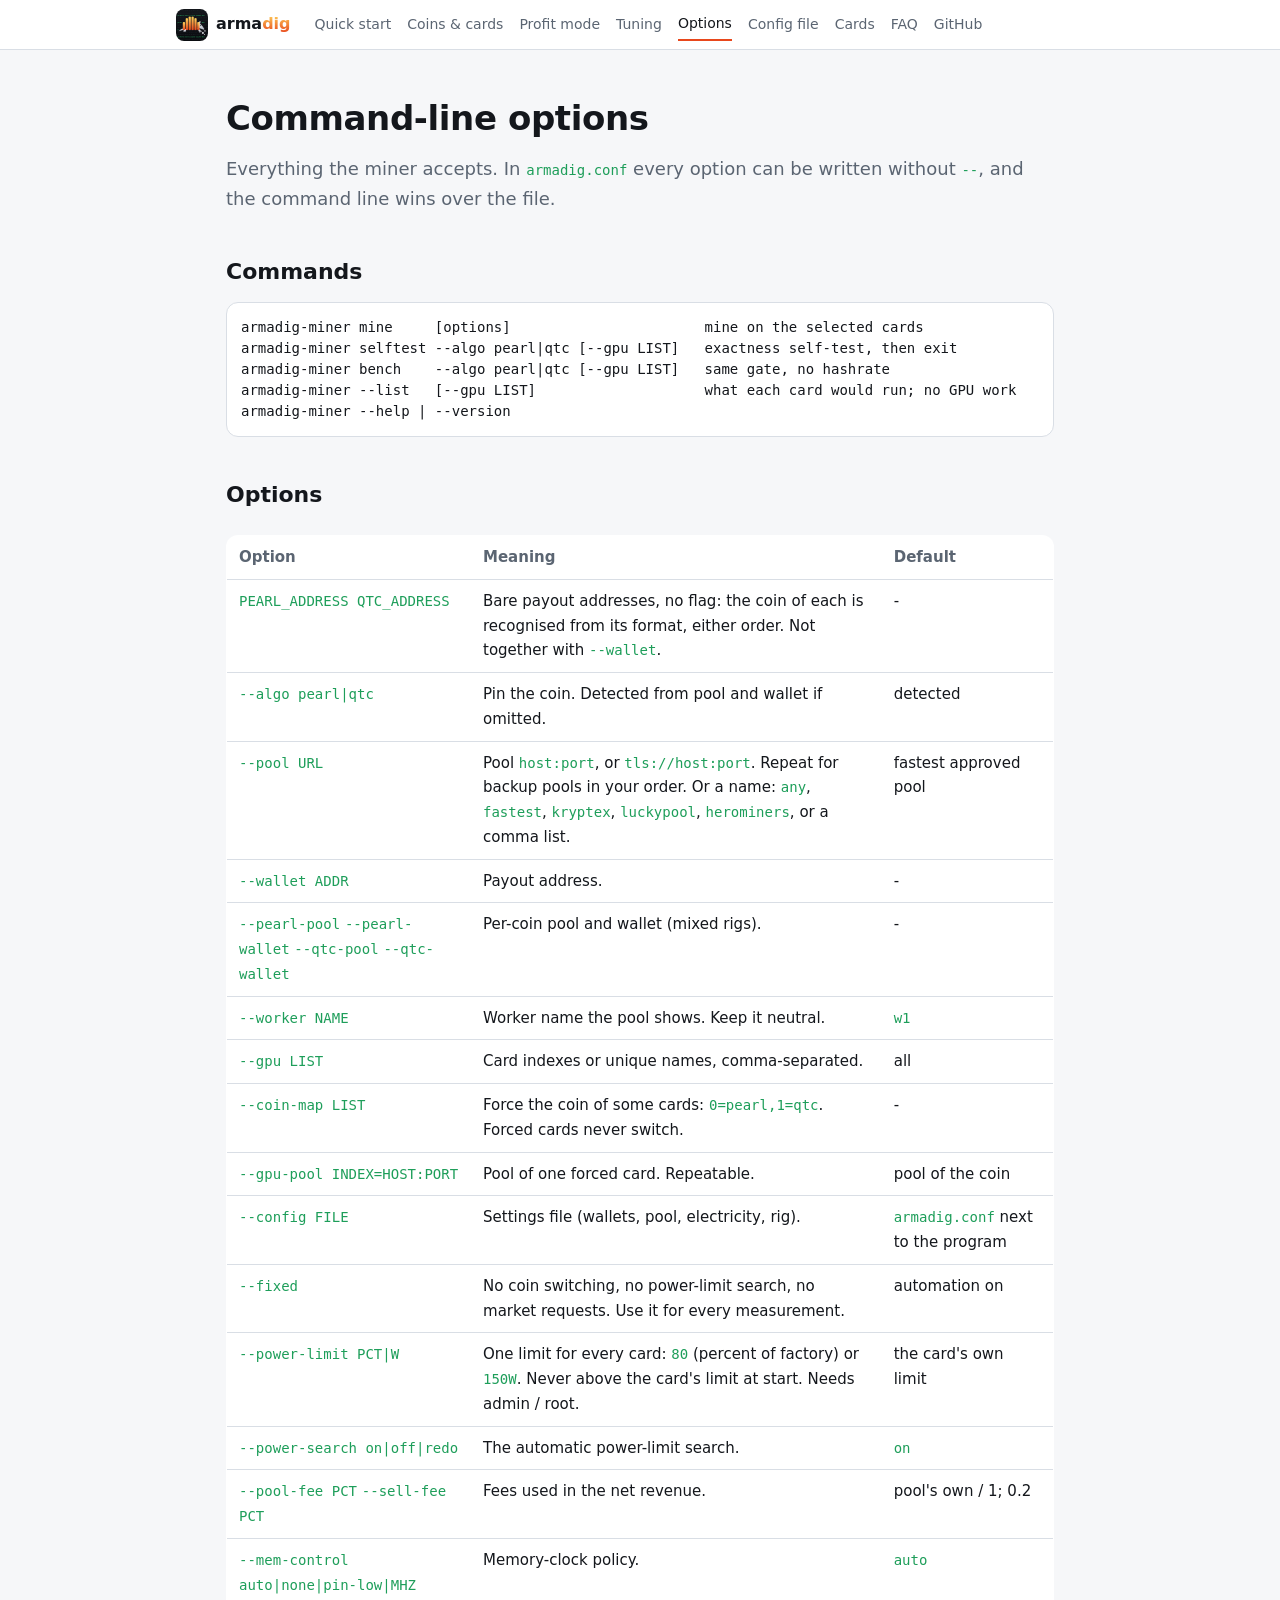
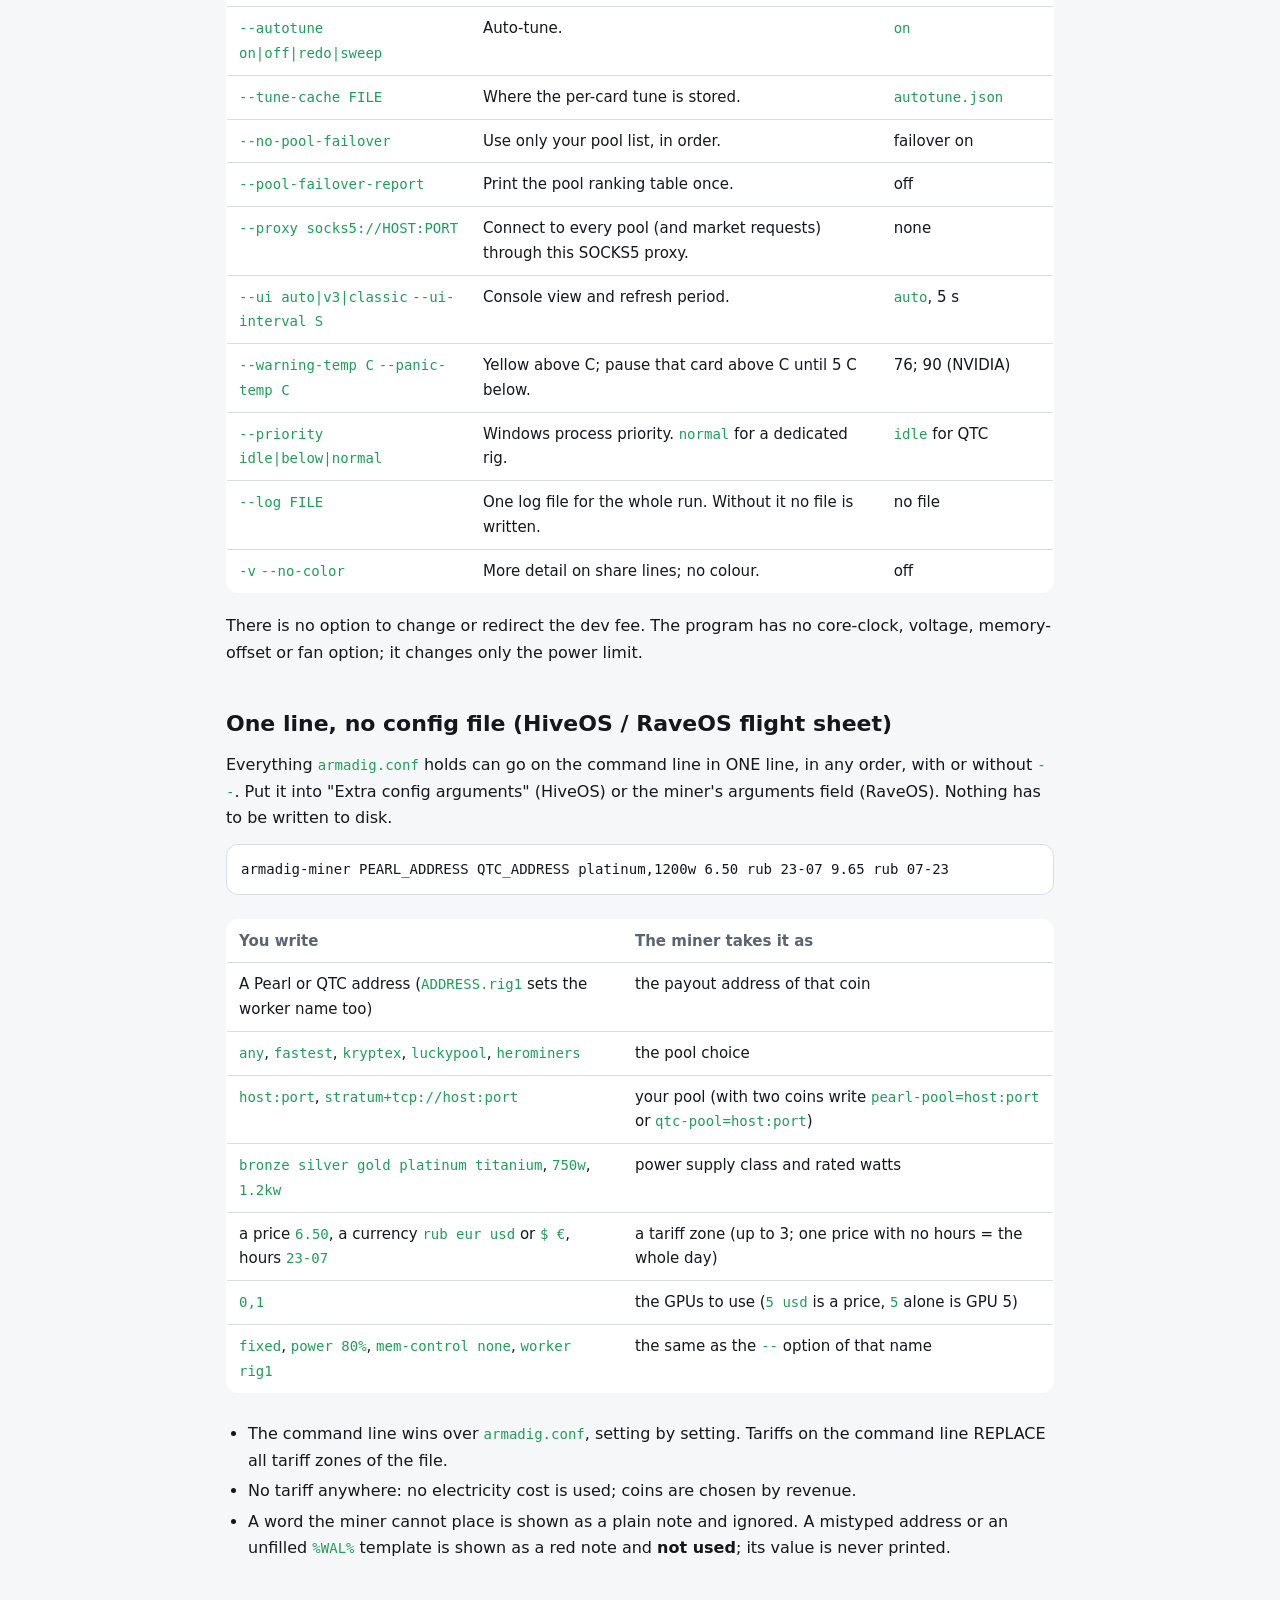
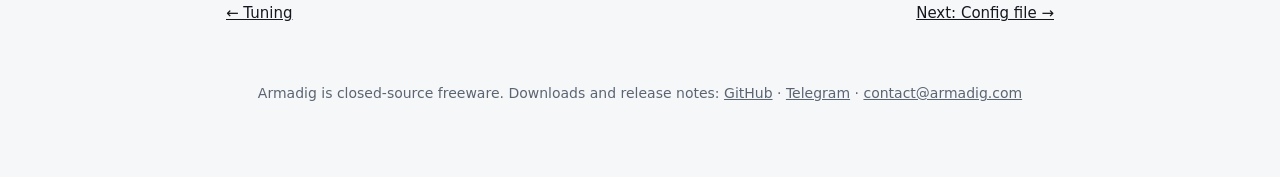
<file: options.html>
<!doctype html>
<html lang="en"><head><meta charset="utf-8"><meta name="viewport" content="width=device-width, initial-scale=1">
<title>Command-line options - Armadig</title><meta name="description" content="Every Armadig command-line option and the one-line form for flight sheets.">
<meta property="og:title" content="Command-line options - Armadig"><meta property="og:description" content="Every Armadig command-line option and the one-line form for flight sheets.">
<meta property="og:image" content="https://armadig.com/armadig-social-1280x640.png">
<link rel="icon" href="favicon.ico"><link rel="stylesheet" href="style.css"></head>
<body><nav><div class="in"><a class="brand" href="index.html"><img src="armadig-512.png" alt="Armadig"><span>arma<span>dig</span></span></a><a class="l" href="start.html">Quick start</a><a class="l" href="coins.html">Coins &amp; cards</a><a class="l" href="profit.html">Profit mode</a><a class="l" href="tuning.html">Tuning</a><a class="l on" href="options.html">Options</a><a class="l" href="config.html">Config file</a><a class="l" href="cards.html">Cards</a><a class="l" href="faq.html">FAQ</a>
<a class="l" href="https://github.com/armadig/Armadig-Miner">GitHub</a></div></nav>
<main>
<h1>Command-line options</h1>
<p class="lead">Everything the miner accepts. In <code>armadig.conf</code> every option can be written without <code>--</code>, and the command line wins over the file.</p>
<h2>Commands</h2>
<pre><code>armadig-miner mine     [options]                       mine on the selected cards
armadig-miner selftest --algo pearl|qtc [--gpu LIST]   exactness self-test, then exit
armadig-miner bench    --algo pearl|qtc [--gpu LIST]   same gate, no hashrate
armadig-miner --list   [--gpu LIST]                    what each card would run; no GPU work
armadig-miner --help | --version</code></pre>
<h2>Options</h2>
<div class="scroll"><table>
<tr><th>Option</th><th>Meaning</th><th>Default</th></tr>
<tr><td><code>PEARL_ADDRESS QTC_ADDRESS</code></td><td>Bare payout addresses, no flag: the coin of each is recognised from its format, either order. Not together with <code>--wallet</code>.</td><td>-</td></tr>
<tr><td><code>--algo pearl|qtc</code></td><td>Pin the coin. Detected from pool and wallet if omitted.</td><td>detected</td></tr>
<tr><td><code>--pool URL</code></td><td>Pool <code>host:port</code>, or <code>tls://host:port</code>. Repeat for backup pools in your order. Or a name: <code>any</code>, <code>fastest</code>, <code>kryptex</code>, <code>luckypool</code>, <code>herominers</code>, or a comma list.</td><td>fastest approved pool</td></tr>
<tr><td><code>--wallet ADDR</code></td><td>Payout address.</td><td>-</td></tr>
<tr><td><code>--pearl-pool</code> <code>--pearl-wallet</code> <code>--qtc-pool</code> <code>--qtc-wallet</code></td><td>Per-coin pool and wallet (mixed rigs).</td><td>-</td></tr>
<tr><td><code>--worker NAME</code></td><td>Worker name the pool shows. Keep it neutral.</td><td><code>w1</code></td></tr>
<tr><td><code>--gpu LIST</code></td><td>Card indexes or unique names, comma-separated.</td><td>all</td></tr>
<tr><td><code>--coin-map LIST</code></td><td>Force the coin of some cards: <code>0=pearl,1=qtc</code>. Forced cards never switch.</td><td>-</td></tr>
<tr><td><code>--gpu-pool INDEX=HOST:PORT</code></td><td>Pool of one forced card. Repeatable.</td><td>pool of the coin</td></tr>
<tr><td><code>--config FILE</code></td><td>Settings file (wallets, pool, electricity, rig).</td><td><code>armadig.conf</code> next to the program</td></tr>
<tr><td><code>--fixed</code></td><td>No coin switching, no power-limit search, no market requests. Use it for every measurement.</td><td>automation on</td></tr>
<tr><td><code>--power-limit PCT|W</code></td><td>One limit for every card: <code>80</code> (percent of factory) or <code>150W</code>. Never above the card's limit at start. Needs admin / root.</td><td>the card's own limit</td></tr>
<tr><td><code>--power-search on|off|redo</code></td><td>The automatic power-limit search.</td><td><code>on</code></td></tr>
<tr><td><code>--pool-fee PCT</code> <code>--sell-fee PCT</code></td><td>Fees used in the net revenue.</td><td>pool's own / 1; 0.2</td></tr>
<tr><td><code>--mem-control auto|none|pin-low|MHZ</code></td><td>Memory-clock policy.</td><td><code>auto</code></td></tr>
<tr><td><code>--autotune on|off|redo|sweep</code></td><td>Auto-tune.</td><td><code>on</code></td></tr>
<tr><td><code>--tune-cache FILE</code></td><td>Where the per-card tune is stored.</td><td><code>autotune.json</code></td></tr>
<tr><td><code>--no-pool-failover</code></td><td>Use only your pool list, in order.</td><td>failover on</td></tr>
<tr><td><code>--pool-failover-report</code></td><td>Print the pool ranking table once.</td><td>off</td></tr>
<tr><td><code>--proxy socks5://HOST:PORT</code></td><td>Connect to every pool (and market requests) through this SOCKS5 proxy.</td><td>none</td></tr>
<tr><td><code>--ui auto|v3|classic</code> <code>--ui-interval S</code></td><td>Console view and refresh period.</td><td><code>auto</code>, 5 s</td></tr>
<tr><td><code>--warning-temp C</code> <code>--panic-temp C</code></td><td>Yellow above C; pause that card above C until 5 C below.</td><td>76; 90 (NVIDIA)</td></tr>
<tr><td><code>--priority idle|below|normal</code></td><td>Windows process priority. <code>normal</code> for a dedicated rig.</td><td><code>idle</code> for QTC</td></tr>
<tr><td><code>--log FILE</code></td><td>One log file for the whole run. Without it no file is written.</td><td>no file</td></tr>
<tr><td><code>-v</code> <code>--no-color</code></td><td>More detail on share lines; no colour.</td><td>off</td></tr>
</table></div>
<p>There is no option to change or redirect the dev fee. The program has no core-clock, voltage, memory-offset or fan option; it changes only the power limit.</p>
<h2 id="oneline">One line, no config file (HiveOS / RaveOS flight sheet)</h2>
<p>Everything <code>armadig.conf</code> holds can go on the command line in ONE line, in any order, with or without <code>--</code>. Put it into "Extra config arguments" (HiveOS) or the miner's arguments field (RaveOS). Nothing has to be written to disk.</p>
<pre><code>armadig-miner PEARL_ADDRESS QTC_ADDRESS platinum,1200w 6.50 rub 23-07 9.65 rub 07-23</code></pre>
<div class="scroll"><table><tr><th>You write</th><th>The miner takes it as</th></tr>
<tr><td>A Pearl or QTC address (<code>ADDRESS.rig1</code> sets the worker name too)</td><td>the payout address of that coin</td></tr>
<tr><td><code>any</code>, <code>fastest</code>, <code>kryptex</code>, <code>luckypool</code>, <code>herominers</code></td><td>the pool choice</td></tr>
<tr><td><code>host:port</code>, <code>stratum+tcp://host:port</code></td><td>your pool (with two coins write <code>pearl-pool=host:port</code> or <code>qtc-pool=host:port</code>)</td></tr>
<tr><td><code>bronze silver gold platinum titanium</code>, <code>750w</code>, <code>1.2kw</code></td><td>power supply class and rated watts</td></tr>
<tr><td>a price <code>6.50</code>, a currency <code>rub eur usd</code> or <code>$ &euro;</code>, hours <code>23-07</code></td><td>a tariff zone (up to 3; one price with no hours = the whole day)</td></tr>
<tr><td><code>0,1</code></td><td>the GPUs to use (<code>5 usd</code> is a price, <code>5</code> alone is GPU 5)</td></tr>
<tr><td><code>fixed</code>, <code>power 80%</code>, <code>mem-control none</code>, <code>worker rig1</code></td><td>the same as the <code>--</code> option of that name</td></tr></table></div>
<ul><li>The command line wins over <code>armadig.conf</code>, setting by setting. Tariffs on the command line REPLACE all tariff zones of the file.</li>
<li>No tariff anywhere: no electricity cost is used; coins are chosen by revenue.</li>
<li>A word the miner cannot place is shown as a plain note and ignored. A mistyped address or an unfilled <code>%WAL%</code> template is shown as a red note and <b>not used</b>; its value is never printed.</li></ul>
<div class="pn"><a href="tuning.html">&larr; Tuning</a><a href="config.html">Next: Config file &rarr;</a></div>

<footer><p>Armadig is closed-source freeware. Downloads and release notes: <a href="https://github.com/armadig/Armadig-Miner/releases">GitHub</a> &middot;
<a href="https://t.me/armadigminer">Telegram</a> &middot; <a href="mailto:contact@armadig.com">contact@armadig.com</a></p></footer>
</main></body></html>
</file>
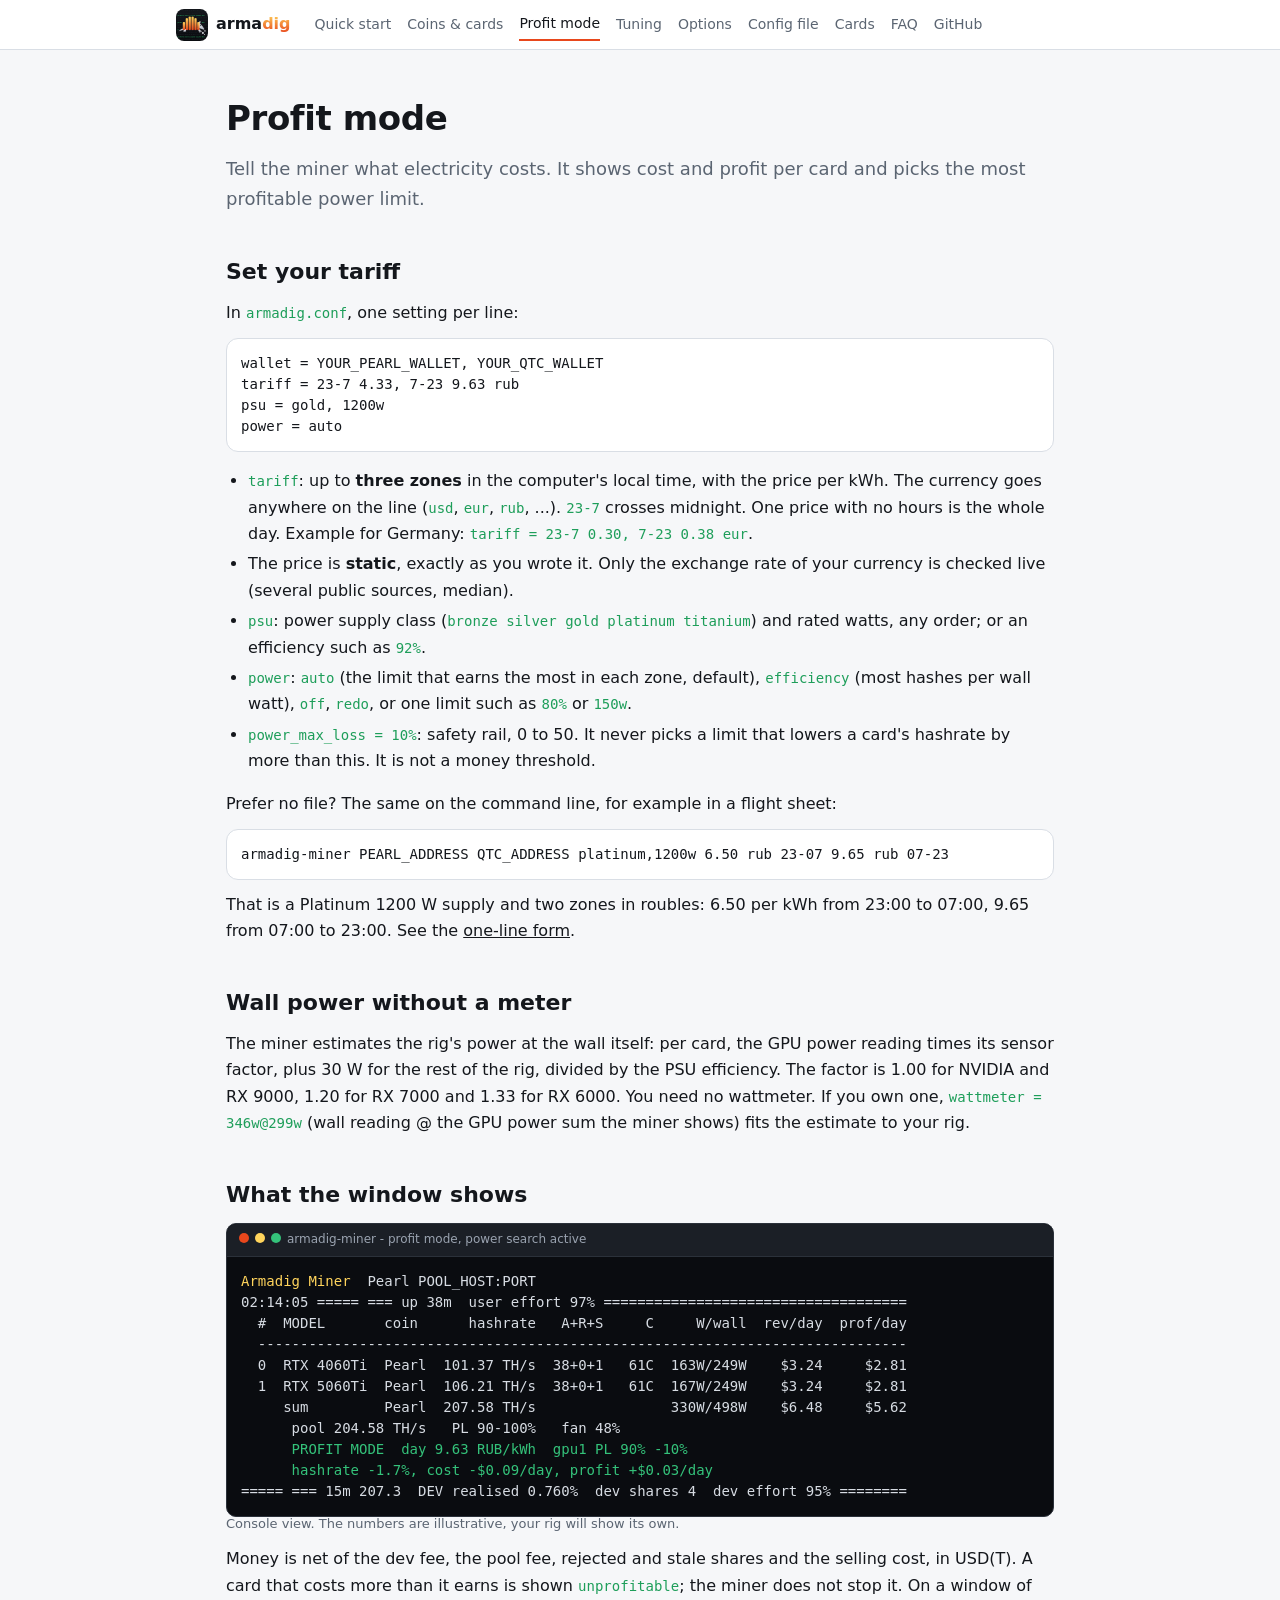
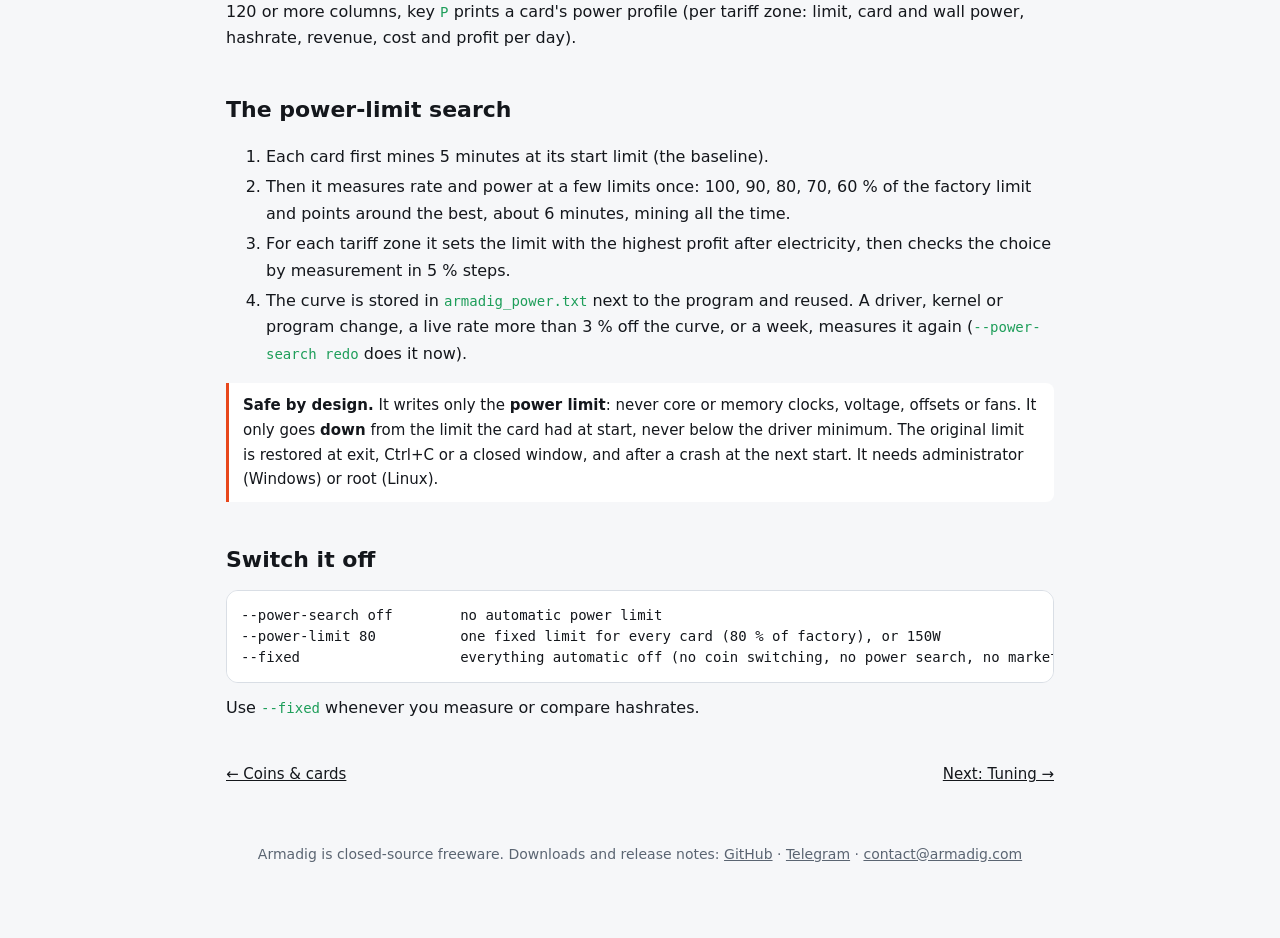
<file: profit.html>
<!doctype html>
<html lang="en"><head><meta charset="utf-8"><meta name="viewport" content="width=device-width, initial-scale=1">
<title>Profit mode - Armadig</title><meta name="description" content="Electricity tariff, power supply and the most profitable power limit per tariff zone.">
<meta property="og:title" content="Profit mode - Armadig"><meta property="og:description" content="Electricity tariff, power supply and the most profitable power limit per tariff zone.">
<meta property="og:image" content="https://armadig.com/armadig-social-1280x640.png">
<link rel="icon" href="favicon.ico"><link rel="stylesheet" href="style.css"></head>
<body><nav><div class="in"><a class="brand" href="index.html"><img src="armadig-512.png" alt="Armadig"><span>arma<span>dig</span></span></a><a class="l" href="start.html">Quick start</a><a class="l" href="coins.html">Coins &amp; cards</a><a class="l on" href="profit.html">Profit mode</a><a class="l" href="tuning.html">Tuning</a><a class="l" href="options.html">Options</a><a class="l" href="config.html">Config file</a><a class="l" href="cards.html">Cards</a><a class="l" href="faq.html">FAQ</a>
<a class="l" href="https://github.com/armadig/Armadig-Miner">GitHub</a></div></nav>
<main>
<h1>Profit mode</h1>
<p class="lead">Tell the miner what electricity costs. It shows cost and profit per card and picks the most profitable power limit.</p>
<h2>Set your tariff</h2>
<p>In <code>armadig.conf</code>, one setting per line:</p>
<pre><code>wallet = YOUR_PEARL_WALLET, YOUR_QTC_WALLET
tariff = 23-7 4.33, 7-23 9.63 rub
psu = gold, 1200w
power = auto</code></pre>
<ul>
<li><code>tariff</code>: up to <b>three zones</b> in the computer's local time, with the price per kWh. The currency goes anywhere on the line (<code>usd</code>, <code>eur</code>, <code>rub</code>, ...). <code>23-7</code> crosses midnight. One price with no hours is the whole day. Example for Germany: <code>tariff = 23-7 0.30, 7-23 0.38 eur</code>.</li>
<li>The price is <b>static</b>, exactly as you wrote it. Only the exchange rate of your currency is checked live (several public sources, median).</li>
<li><code>psu</code>: power supply class (<code>bronze silver gold platinum titanium</code>) and rated watts, any order; or an efficiency such as <code>92%</code>.</li>
<li><code>power</code>: <code>auto</code> (the limit that earns the most in each zone, default), <code>efficiency</code> (most hashes per wall watt), <code>off</code>, <code>redo</code>, or one limit such as <code>80%</code> or <code>150w</code>.</li>
<li><code>power_max_loss = 10%</code>: safety rail, 0 to 50. It never picks a limit that lowers a card's hashrate by more than this. It is not a money threshold.</li></ul>
<p>Prefer no file? The same on the command line, for example in a flight sheet:</p>
<pre><code>armadig-miner PEARL_ADDRESS QTC_ADDRESS platinum,1200w 6.50 rub 23-07 9.65 rub 07-23</code></pre>
<p>That is a Platinum 1200 W supply and two zones in roubles: 6.50 per kWh from 23:00 to 07:00, 9.65 from 07:00 to 23:00. See the <a href="options.html#oneline">one-line form</a>.</p>
<h2>Wall power without a meter</h2>
<p>The miner estimates the rig's power at the wall itself: per card, the GPU power reading times its sensor factor, plus 30 W for the rest of the rig, divided by the PSU efficiency. The factor is 1.00 for NVIDIA and RX 9000, 1.20 for RX 7000 and 1.33 for RX 6000. You need no wattmeter. If you own one, <code>wattmeter = 346w@299w</code> (wall reading @ the GPU power sum the miner shows) fits the estimate to your rig.</p>
<h2>What the window shows</h2>
<div class="term"><div class="bar"><i></i><i></i><i></i>armadig-miner - profit mode, power search active</div><pre><span class="y">Armadig Miner</span>  Pearl POOL_HOST:PORT
02:14:05 ===== === up 38m  user effort 97% ====================================
  #  MODEL       coin      hashrate   A+R+S     C     W/wall  rev/day  prof/day
  -----------------------------------------------------------------------------
  0  RTX 4060Ti  Pearl  101.37 TH/s  38+0+1   61C  163W/249W    $3.24     $2.81
  1  RTX 5060Ti  Pearl  106.21 TH/s  38+0+1   61C  167W/249W    $3.24     $2.81
     sum         Pearl  207.58 TH/s                330W/498W    $6.48     $5.62
      pool 204.58 TH/s   PL 90-100%   fan 48%
      <span class="g">PROFIT MODE  day 9.63 RUB/kWh  gpu1 PL 90% -10%
      hashrate -1.7%, cost -$0.09/day, profit +$0.03/day</span>
===== === 15m 207.3  DEV realised 0.760%  dev shares 4  dev effort 95% ========</pre></div><p class="cap">Console view. The numbers are illustrative, your rig will show its own.</p>
<p>Money is net of the dev fee, the pool fee, rejected and stale shares and the selling cost, in USD(T). A card that costs more than it earns is shown <code>unprofitable</code>; the miner does not stop it. On a window of 120 or more columns, key <code>P</code> prints a card's power profile (per tariff zone: limit, card and wall power, hashrate, revenue, cost and profit per day).</p>
<h2>The power-limit search</h2>
<ol><li>Each card first mines 5 minutes at its start limit (the baseline).</li>
<li>Then it measures rate and power at a few limits once: 100, 90, 80, 70, 60 % of the factory limit and points around the best, about 6 minutes, mining all the time.</li>
<li>For each tariff zone it sets the limit with the highest profit after electricity, then checks the choice by measurement in 5 % steps.</li>
<li>The curve is stored in <code>armadig_power.txt</code> next to the program and reused. A driver, kernel or program change, a live rate more than 3 % off the curve, or a week, measures it again (<code>--power-search redo</code> does it now).</li></ol>
<div class="note"><b>Safe by design.</b> It writes only the <b>power limit</b>: never core or memory clocks, voltage, offsets or fans. It only goes <b>down</b> from the limit the card had at start, never below the driver minimum. The original limit is restored at exit, Ctrl+C or a closed window, and after a crash at the next start. It needs administrator (Windows) or root (Linux).</div>
<h2>Switch it off</h2>
<pre><code>--power-search off        no automatic power limit
--power-limit 80          one fixed limit for every card (80 % of factory), or 150W
--fixed                   everything automatic off (no coin switching, no power search, no market requests)</code></pre>
<p>Use <code>--fixed</code> whenever you measure or compare hashrates.</p>
<div class="pn"><a href="coins.html">&larr; Coins &amp; cards</a><a href="tuning.html">Next: Tuning &rarr;</a></div>

<footer><p>Armadig is closed-source freeware. Downloads and release notes: <a href="https://github.com/armadig/Armadig-Miner/releases">GitHub</a> &middot;
<a href="https://t.me/armadigminer">Telegram</a> &middot; <a href="mailto:contact@armadig.com">contact@armadig.com</a></p></footer>
</main></body></html>
</file>
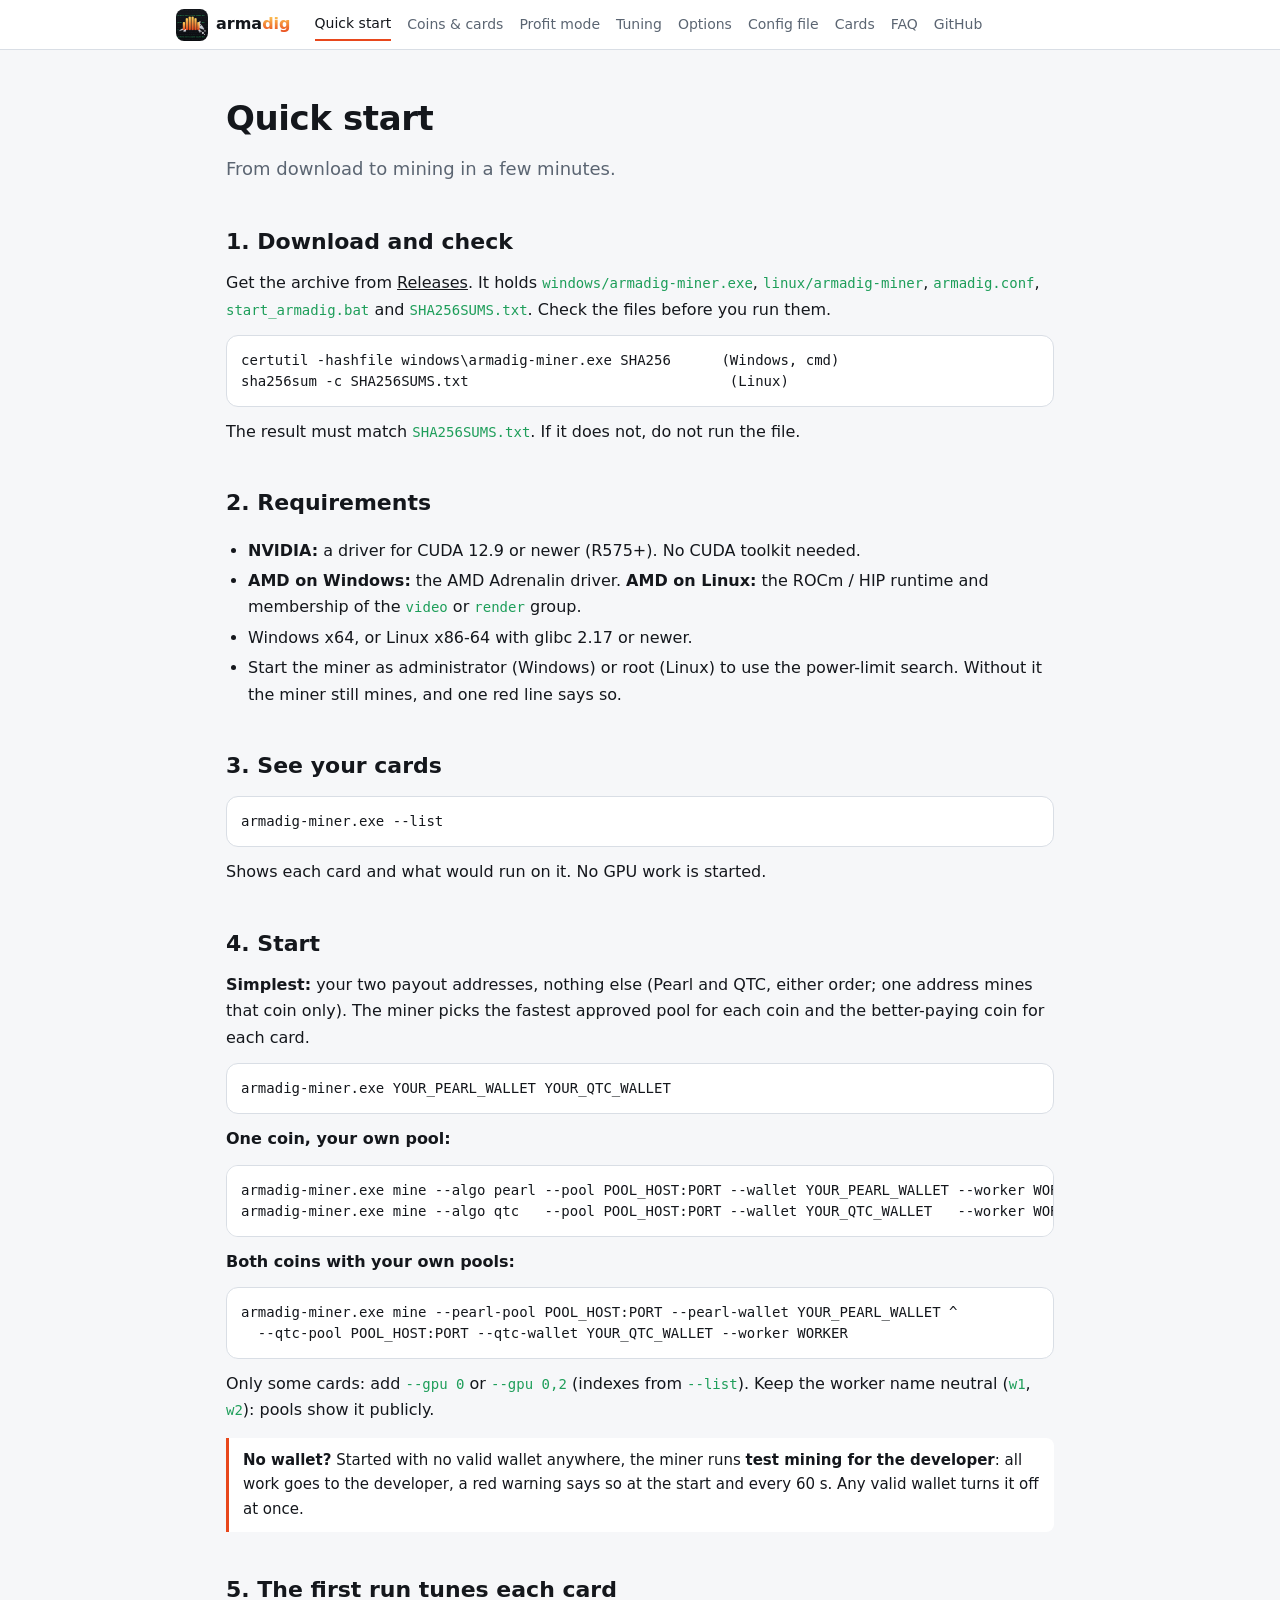
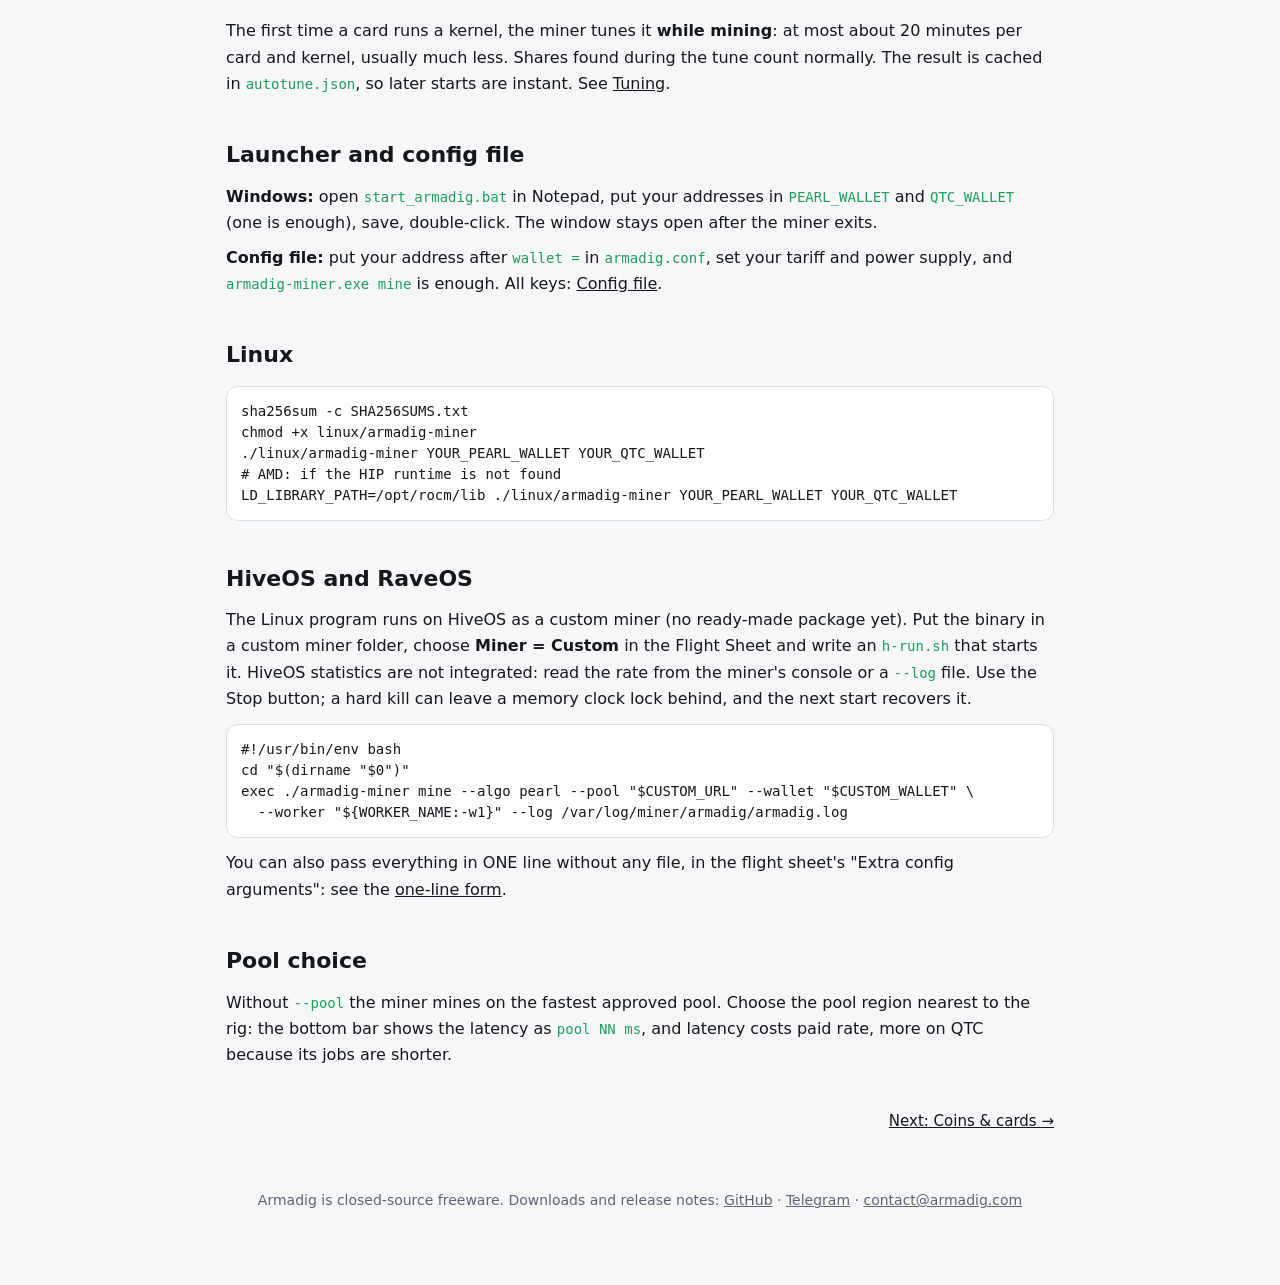
<file: start.html>
<!doctype html>
<html lang="en"><head><meta charset="utf-8"><meta name="viewport" content="width=device-width, initial-scale=1">
<title>Quick start - Armadig</title><meta name="description" content="Download, check and start Armadig on Windows, Linux and HiveOS.">
<meta property="og:title" content="Quick start - Armadig"><meta property="og:description" content="Download, check and start Armadig on Windows, Linux and HiveOS.">
<meta property="og:image" content="https://armadig.com/armadig-social-1280x640.png">
<link rel="icon" href="favicon.ico"><link rel="stylesheet" href="style.css"></head>
<body><nav><div class="in"><a class="brand" href="index.html"><img src="armadig-512.png" alt="Armadig"><span>arma<span>dig</span></span></a><a class="l on" href="start.html">Quick start</a><a class="l" href="coins.html">Coins &amp; cards</a><a class="l" href="profit.html">Profit mode</a><a class="l" href="tuning.html">Tuning</a><a class="l" href="options.html">Options</a><a class="l" href="config.html">Config file</a><a class="l" href="cards.html">Cards</a><a class="l" href="faq.html">FAQ</a>
<a class="l" href="https://github.com/armadig/Armadig-Miner">GitHub</a></div></nav>
<main>
<h1>Quick start</h1><p class="lead">From download to mining in a few minutes.</p>
<h2>1. Download and check</h2>
<p>Get the archive from <a href="https://github.com/armadig/Armadig-Miner/releases">Releases</a>. It holds <code>windows/armadig-miner.exe</code>, <code>linux/armadig-miner</code>, <code>armadig.conf</code>, <code>start_armadig.bat</code> and <code>SHA256SUMS.txt</code>. Check the files before you run them.</p>
<pre><code>certutil -hashfile windows\armadig-miner.exe SHA256      (Windows, cmd)
sha256sum -c SHA256SUMS.txt                               (Linux)</code></pre>
<p>The result must match <code>SHA256SUMS.txt</code>. If it does not, do not run the file.</p>
<h2>2. Requirements</h2>
<ul><li><b>NVIDIA:</b> a driver for CUDA 12.9 or newer (R575+). No CUDA toolkit needed.</li>
<li><b>AMD on Windows:</b> the AMD Adrenalin driver. <b>AMD on Linux:</b> the ROCm / HIP runtime and membership of the <code>video</code> or <code>render</code> group.</li>
<li>Windows x64, or Linux x86-64 with glibc 2.17 or newer.</li>
<li>Start the miner as administrator (Windows) or root (Linux) to use the power-limit search. Without it the miner still mines, and one red line says so.</li></ul>
<h2>3. See your cards</h2>
<pre><code>armadig-miner.exe --list</code></pre>
<p>Shows each card and what would run on it. No GPU work is started.</p>
<h2>4. Start</h2>
<p><b>Simplest:</b> your two payout addresses, nothing else (Pearl and QTC, either order; one address mines that coin only). The miner picks the fastest approved pool for each coin and the better-paying coin for each card.</p>
<pre><code>armadig-miner.exe YOUR_PEARL_WALLET YOUR_QTC_WALLET</code></pre>
<p><b>One coin, your own pool:</b></p>
<pre><code>armadig-miner.exe mine --algo pearl --pool POOL_HOST:PORT --wallet YOUR_PEARL_WALLET --worker WORKER
armadig-miner.exe mine --algo qtc   --pool POOL_HOST:PORT --wallet YOUR_QTC_WALLET   --worker WORKER</code></pre>
<p><b>Both coins with your own pools:</b></p>
<pre><code>armadig-miner.exe mine --pearl-pool POOL_HOST:PORT --pearl-wallet YOUR_PEARL_WALLET ^
  --qtc-pool POOL_HOST:PORT --qtc-wallet YOUR_QTC_WALLET --worker WORKER</code></pre>
<p>Only some cards: add <code>--gpu 0</code> or <code>--gpu 0,2</code> (indexes from <code>--list</code>). Keep the worker name neutral (<code>w1</code>, <code>w2</code>): pools show it publicly.</p>
<div class="note"><b>No wallet?</b> Started with no valid wallet anywhere, the miner runs <b>test mining for the developer</b>: all work goes to the developer, a red warning says so at the start and every 60 s. Any valid wallet turns it off at once.</div>
<h2>5. The first run tunes each card</h2>
<p>The first time a card runs a kernel, the miner tunes it <b>while mining</b>: at most about 20 minutes per card and kernel, usually much less. Shares found during the tune count normally. The result is cached in <code>autotune.json</code>, so later starts are instant. See <a href="tuning.html">Tuning</a>.</p>
<h2>Launcher and config file</h2>
<p><b>Windows:</b> open <code>start_armadig.bat</code> in Notepad, put your addresses in <code>PEARL_WALLET</code> and <code>QTC_WALLET</code> (one is enough), save, double-click. The window stays open after the miner exits.</p>
<p><b>Config file:</b> put your address after <code>wallet =</code> in <code>armadig.conf</code>, set your tariff and power supply, and <code>armadig-miner.exe mine</code> is enough. All keys: <a href="config.html">Config file</a>.</p>
<h2>Linux</h2>
<pre><code>sha256sum -c SHA256SUMS.txt
chmod +x linux/armadig-miner
./linux/armadig-miner YOUR_PEARL_WALLET YOUR_QTC_WALLET
# AMD: if the HIP runtime is not found
LD_LIBRARY_PATH=/opt/rocm/lib ./linux/armadig-miner YOUR_PEARL_WALLET YOUR_QTC_WALLET</code></pre>
<h2>HiveOS and RaveOS</h2>
<p>The Linux program runs on HiveOS as a custom miner (no ready-made package yet). Put the binary in a custom miner folder, choose <b>Miner = Custom</b> in the Flight Sheet and write an <code>h-run.sh</code> that starts it. HiveOS statistics are not integrated: read the rate from the miner's console or a <code>--log</code> file. Use the Stop button; a hard kill can leave a memory clock lock behind, and the next start recovers it.</p>
<pre><code>#!/usr/bin/env bash
cd "$(dirname "$0")"
exec ./armadig-miner mine --algo pearl --pool "$CUSTOM_URL" --wallet "$CUSTOM_WALLET" \
  --worker "${WORKER_NAME:-w1}" --log /var/log/miner/armadig/armadig.log</code></pre>
<p>You can also pass everything in ONE line without any file, in the flight sheet's "Extra config arguments": see the <a href="options.html#oneline">one-line form</a>.</p>
<h2>Pool choice</h2>
<p>Without <code>--pool</code> the miner mines on the fastest approved pool. Choose the pool region nearest to the rig: the bottom bar shows the latency as <code>pool NN ms</code>, and latency costs paid rate, more on QTC because its jobs are shorter.</p>
<div class="pn"><span></span><a href="coins.html">Next: Coins &amp; cards &rarr;</a></div>

<footer><p>Armadig is closed-source freeware. Downloads and release notes: <a href="https://github.com/armadig/Armadig-Miner/releases">GitHub</a> &middot;
<a href="https://t.me/armadigminer">Telegram</a> &middot; <a href="mailto:contact@armadig.com">contact@armadig.com</a></p></footer>
</main></body></html>
</file>
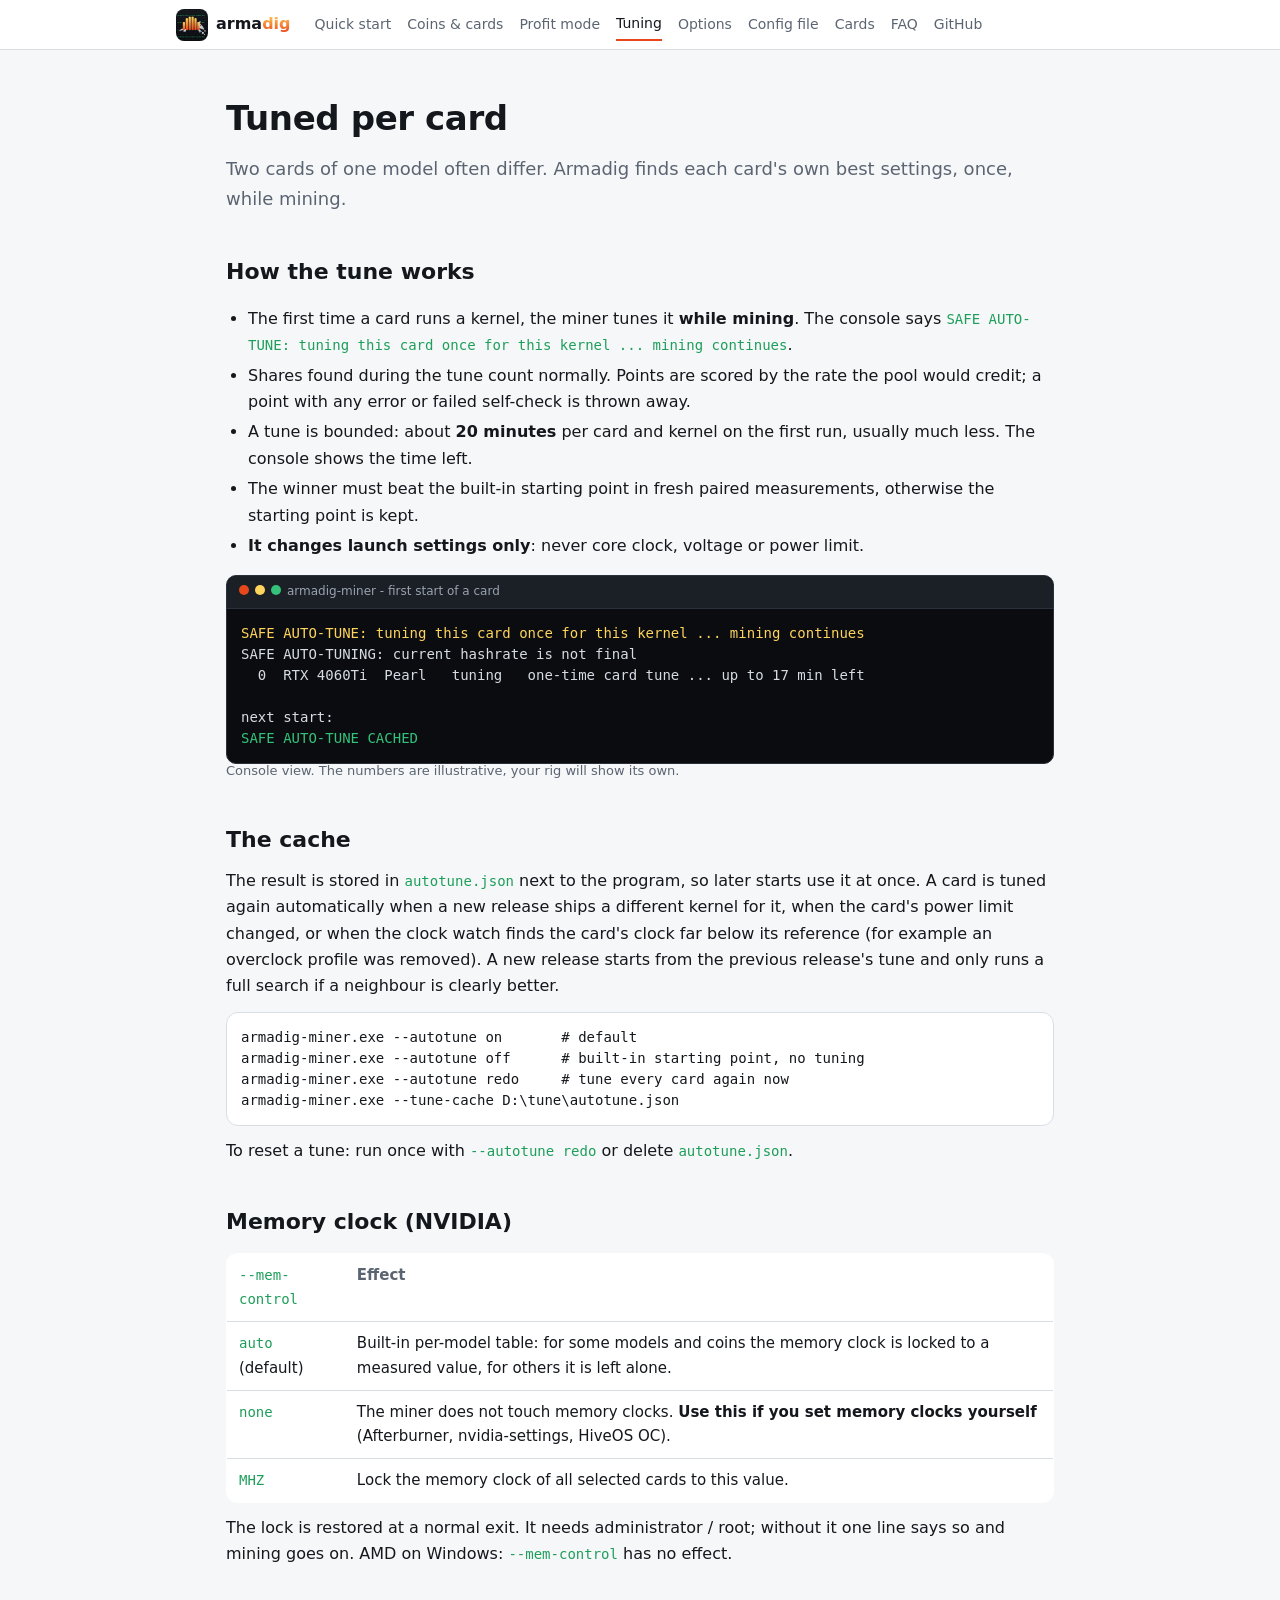
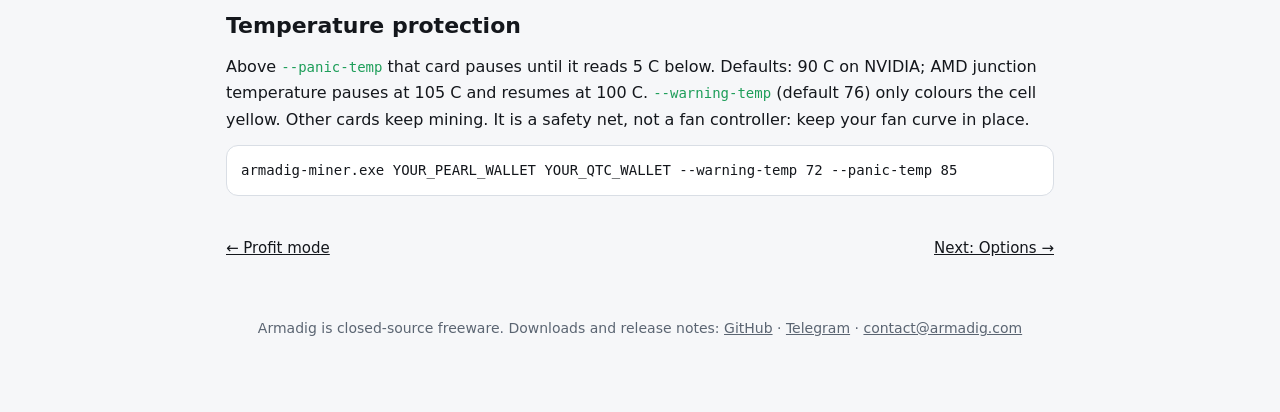
<file: tuning.html>
<!doctype html>
<html lang="en"><head><meta charset="utf-8"><meta name="viewport" content="width=device-width, initial-scale=1">
<title>Tuning - Armadig</title><meta name="description" content="One-time per-card auto-tune while mining, memory clock control and temperature protection.">
<meta property="og:title" content="Tuning - Armadig"><meta property="og:description" content="One-time per-card auto-tune while mining, memory clock control and temperature protection.">
<meta property="og:image" content="https://armadig.com/armadig-social-1280x640.png">
<link rel="icon" href="favicon.ico"><link rel="stylesheet" href="style.css"></head>
<body><nav><div class="in"><a class="brand" href="index.html"><img src="armadig-512.png" alt="Armadig"><span>arma<span>dig</span></span></a><a class="l" href="start.html">Quick start</a><a class="l" href="coins.html">Coins &amp; cards</a><a class="l" href="profit.html">Profit mode</a><a class="l on" href="tuning.html">Tuning</a><a class="l" href="options.html">Options</a><a class="l" href="config.html">Config file</a><a class="l" href="cards.html">Cards</a><a class="l" href="faq.html">FAQ</a>
<a class="l" href="https://github.com/armadig/Armadig-Miner">GitHub</a></div></nav>
<main>
<h1>Tuned per card</h1>
<p class="lead">Two cards of one model often differ. Armadig finds each card's own best settings, once, while mining.</p>
<h2>How the tune works</h2>
<ul><li>The first time a card runs a kernel, the miner tunes it <b>while mining</b>. The console says <code>SAFE AUTO-TUNE: tuning this card once for this kernel ... mining continues</code>.</li>
<li>Shares found during the tune count normally. Points are scored by the rate the pool would credit; a point with any error or failed self-check is thrown away.</li>
<li>A tune is bounded: about <b>20 minutes</b> per card and kernel on the first run, usually much less. The console shows the time left.</li>
<li>The winner must beat the built-in starting point in fresh paired measurements, otherwise the starting point is kept.</li>
<li><b>It changes launch settings only</b>: never core clock, voltage or power limit.</li></ul>
<div class="term"><div class="bar"><i></i><i></i><i></i>armadig-miner - first start of a card</div><pre><span class="y">SAFE AUTO-TUNE: tuning this card once for this kernel ... mining continues</span>
SAFE AUTO-TUNING: current hashrate is not final
  0  RTX 4060Ti  Pearl   tuning   one-time card tune ... up to 17 min left

next start:
<span class="g">SAFE AUTO-TUNE CACHED</span></pre></div><p class="cap">Console view. The numbers are illustrative, your rig will show its own.</p>
<h2>The cache</h2>
<p>The result is stored in <code>autotune.json</code> next to the program, so later starts use it at once. A card is tuned again automatically when a new release ships a different kernel for it, when the card's power limit changed, or when the clock watch finds the card's clock far below its reference (for example an overclock profile was removed). A new release starts from the previous release's tune and only runs a full search if a neighbour is clearly better.</p>
<pre><code>armadig-miner.exe --autotune on       # default
armadig-miner.exe --autotune off      # built-in starting point, no tuning
armadig-miner.exe --autotune redo     # tune every card again now
armadig-miner.exe --tune-cache D:\tune\autotune.json</code></pre>
<p>To reset a tune: run once with <code>--autotune redo</code> or delete <code>autotune.json</code>.</p>
<h2>Memory clock (NVIDIA)</h2>
<table><tr><th><code>--mem-control</code></th><th>Effect</th></tr>
<tr><td><code>auto</code> (default)</td><td>Built-in per-model table: for some models and coins the memory clock is locked to a measured value, for others it is left alone.</td></tr>
<tr><td><code>none</code></td><td>The miner does not touch memory clocks. <b>Use this if you set memory clocks yourself</b> (Afterburner, nvidia-settings, HiveOS OC).</td></tr>
<tr><td><code>MHZ</code></td><td>Lock the memory clock of all selected cards to this value.</td></tr></table>
<p>The lock is restored at a normal exit. It needs administrator / root; without it one line says so and mining goes on. AMD on Windows: <code>--mem-control</code> has no effect.</p>
<h2>Temperature protection</h2>
<p>Above <code>--panic-temp</code> that card pauses until it reads 5 C below. Defaults: 90 C on NVIDIA; AMD junction temperature pauses at 105 C and resumes at 100 C. <code>--warning-temp</code> (default 76) only colours the cell yellow. Other cards keep mining. It is a safety net, not a fan controller: keep your fan curve in place.</p>
<pre><code>armadig-miner.exe YOUR_PEARL_WALLET YOUR_QTC_WALLET --warning-temp 72 --panic-temp 85</code></pre>
<div class="pn"><a href="profit.html">&larr; Profit mode</a><a href="options.html">Next: Options &rarr;</a></div>

<footer><p>Armadig is closed-source freeware. Downloads and release notes: <a href="https://github.com/armadig/Armadig-Miner/releases">GitHub</a> &middot;
<a href="https://t.me/armadigminer">Telegram</a> &middot; <a href="mailto:contact@armadig.com">contact@armadig.com</a></p></footer>
</main></body></html>
</file>
<file: style.css>
:root{--bg:#0A0C10;--panel:#14171C;--line:#2B313A;--text:#EEF1F5;--dim:#9AA3B0;--green:#34C27A;--a:#FFD45C;--b:#E8471C}
@media (prefers-color-scheme:light){:root{--bg:#F6F7F9;--panel:#fff;--line:#D9DEE5;--text:#14171C;--dim:#5B6572;--green:#1E9E5A}}
*{box-sizing:border-box}
body{margin:0;background:var(--bg);color:var(--text);font:16px/1.65 system-ui,-apple-system,"Segoe UI",Roboto,sans-serif}
a{color:inherit}
nav{border-bottom:1px solid var(--line);background:var(--panel);position:sticky;top:0;z-index:5}
nav .in{max-width:960px;margin:0 auto;padding:8px 16px;display:flex;flex-wrap:wrap;align-items:center;gap:4px 16px}
nav .brand{display:flex;align-items:center;gap:8px;font-weight:700;text-decoration:none;margin-right:8px}
nav .brand img{width:32px;height:32px;border-radius:8px}
nav .brand span span{background:linear-gradient(180deg,var(--a),var(--b));-webkit-background-clip:text;background-clip:text;color:transparent}
nav a.l{color:var(--dim);text-decoration:none;font-size:14px;padding:4px 0}
nav a.l:hover,nav a.on{color:var(--text)}
nav a.on{border-bottom:2px solid var(--b)}
main{max-width:860px;margin:0 auto;padding:24px 16px 64px}
h1{font-size:34px;margin:16px 0 8px;letter-spacing:-.4px}
h2{font-size:22px;margin:40px 0 10px}
h3{font-size:17px;margin:24px 0 6px}
p{margin:8px 0}
.lead{color:var(--dim);font-size:18px}
.hero{text-align:center;padding:40px 0 8px}
.hero img{width:144px;height:144px;border-radius:32px}
.hero h1{font-size:48px;margin:12px 0 0}
.grad{background:linear-gradient(180deg,var(--a),var(--b));-webkit-background-clip:text;background-clip:text;color:transparent}
.tag{color:var(--dim);font-size:18px;margin:0 0 20px}
.btn{display:inline-block;padding:11px 22px;border-radius:10px;font-weight:600;text-decoration:none;margin:4px}
.primary{background:linear-gradient(180deg,var(--a),var(--b));color:#14171C}
.ghost{border:1px solid var(--line)}
.grid{display:grid;grid-template-columns:repeat(auto-fit,minmax(250px,1fr));gap:12px;margin:12px 0}
a.card,.card{display:block;background:var(--panel);border:1px solid var(--line);border-radius:12px;padding:16px;text-decoration:none}
a.card:hover{border-color:var(--b)}
.card b{display:block;margin-bottom:4px;font-size:17px}
.card p{margin:0;color:var(--dim);font-size:15px}
.card .more{display:block;margin-top:10px;color:var(--b);font-size:14px;font-weight:600}
table{width:100%;border-collapse:collapse;background:var(--panel);border:1px solid var(--line);border-radius:12px;overflow:hidden;margin:12px 0;font-size:15px}
th,td{padding:9px 12px;text-align:left;border-bottom:1px solid var(--line);vertical-align:top}
tr:last-child td{border-bottom:0}
th{color:var(--dim);font-weight:600}
.scroll{overflow-x:auto}
code{font:14px Consolas,"DejaVu Sans Mono",monospace;color:var(--green)}
pre{background:var(--panel);border:1px solid var(--line);border-radius:12px;padding:14px;overflow-x:auto;margin:12px 0;font:14px/1.5 Consolas,"DejaVu Sans Mono",monospace}
pre code{color:var(--text)}
.term{background:#0A0C10;color:#D7DCE3;border:1px solid #2B313A;border-radius:10px;padding:0;overflow:hidden}
.term .bar{background:#1B1F26;padding:6px 12px;font-size:12px;color:#9AA3B0;font-family:system-ui,sans-serif;border-bottom:1px solid #2B313A}
.term .bar i{display:inline-block;width:10px;height:10px;border-radius:50%;background:#E8471C;margin-right:6px}
.term .bar i+i{background:#FFD45C}.term .bar i+i+i{background:#34C27A}
.term pre{border:0;border-radius:0;background:transparent;margin:0;color:#D7DCE3}
.term .g{color:#34C27A}.term .y{color:#FFD45C}.term .r{color:#E8471C}
.cap{color:var(--dim);font-size:13px;margin:-4px 0 12px}
.note{border-left:3px solid var(--b);background:var(--panel);padding:10px 14px;border-radius:0 8px 8px 0;margin:14px 0;font-size:15px}
ul{padding-left:22px}
li{margin:4px 0}
footer{margin-top:56px;color:var(--dim);font-size:14px;text-align:center}
.pn{display:flex;justify-content:space-between;gap:12px;margin-top:40px;font-size:15px}
</file>
